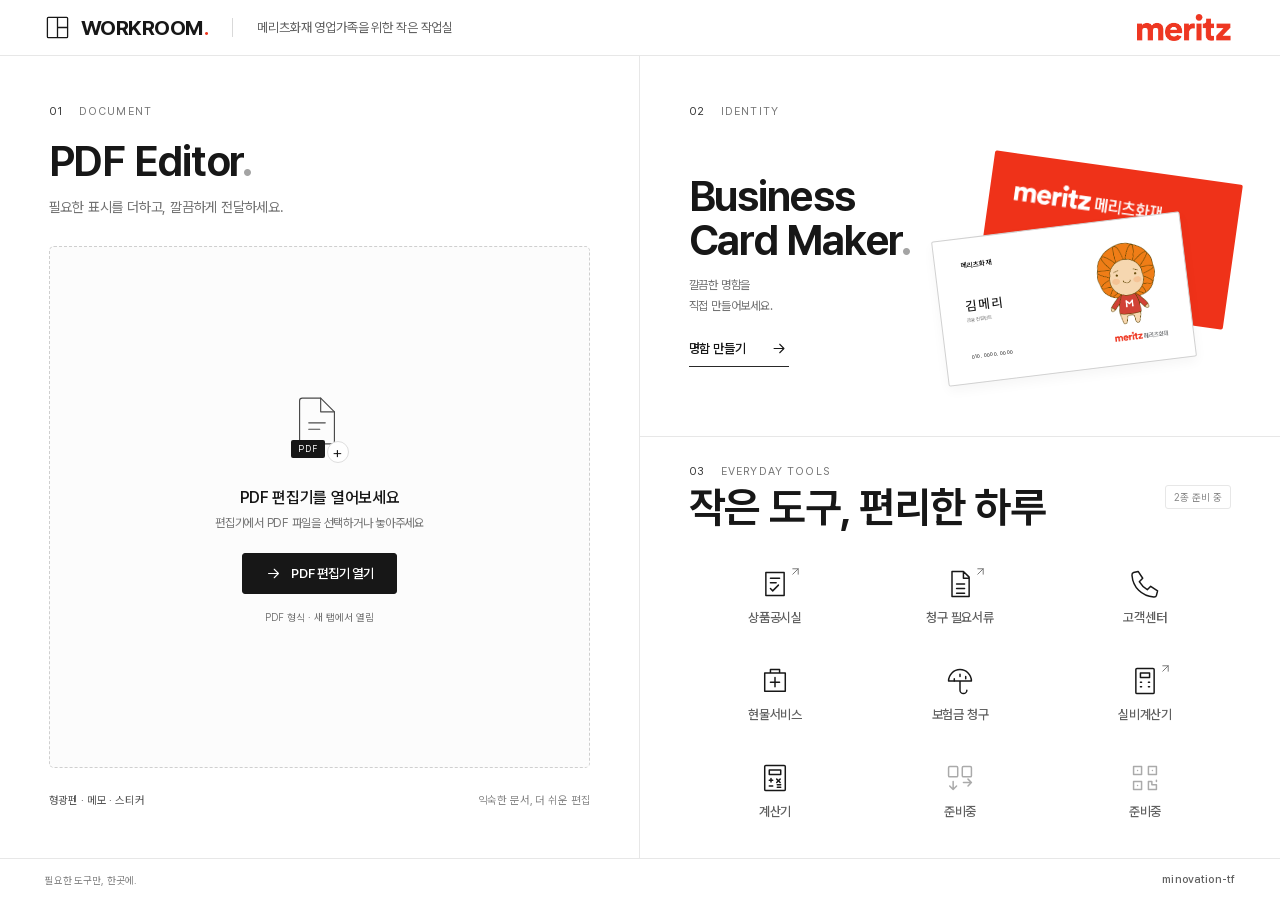
<file: index.html>
<!doctype html>
<html lang="ko">
<head>
  <meta charset="utf-8">
  <meta name="viewport" content="width=device-width, initial-scale=1">
  <meta name="theme-color" content="#ffffff">
  <meta name="description" content="메리츠화재 영업가족을 위한 작은 작업실. PDF 편집과 명함 제작, 필요한 업무 도구를 한곳에서.">
  <title>WORKROOM — PDF & 명함</title>
  <link rel="icon" href="data:image/svg+xml,%3Csvg xmlns='http://www.w3.org/2000/svg' viewBox='0 0 32 32'%3E%3Crect width='32' height='32' rx='6' fill='%23171717'/%3E%3Cpath d='M8 9v14h16V9H8Zm8 0v14m0-7h8' stroke='white' fill='none' stroke-width='1.5'/%3E%3C/svg%3E">
  <link rel="preload" href="assets/fonts/WorkroomSans.woff2?v=20261025-calculators" as="font" type="font/woff2" crossorigin>
  <link rel="stylesheet" href="assets/home.css?v=20261025-calculators">
  <script src="assets/home-config.js" defer></script>
  <script src="assets/home.js?v=20261016-home-ars" defer></script>
  <link rel="stylesheet" href="assets/calculators.css?v=20261025-fixed">
  <script src="assets/calculator-core.js?v=20261025" defer></script>
  <script src="assets/calculators.js?v=20261025" defer></script>
</head>
<body>
  <svg class="icon-library" xmlns="http://www.w3.org/2000/svg" aria-hidden="true">
    <symbol id="icon-utilities" viewBox="0 0 28 28"><rect x="5" y="3" width="18" height="22" rx="1"/><path d="M9 7h10v4H9zM9 16h3m-1.5-1.5v3m5-2.5 3 3m0-3-3 3M9 21h3m4-1h3m-3 2h3"/></symbol>
    <symbol id="icon-external" viewBox="0 0 24 24"><path d="M7 17 17 7M7 7h10v10"/></symbol>
    <symbol id="icon-arrow" viewBox="0 0 24 24"><path d="M5 12h14m-6-6 6 6-6 6"/></symbol>
    <symbol id="icon-file" viewBox="0 0 48 56"><path d="M28 3H8a3 3 0 0 0-3 3v44a3 3 0 0 0 3 3h32a3 3 0 0 0 3-3V18L28 3Z"/><path d="M28 3v15h15M15 30h18M15 37h12"/></symbol>
    <symbol id="icon-upload" viewBox="0 0 24 24"><path d="M12 16V4m-4 4 4-4 4 4M5 16v4h14v-4"/></symbol>
    <symbol id="icon-image" viewBox="0 0 28 28"><rect x="4" y="4" width="20" height="20" rx="2"/><circle cx="10" cy="10" r="2"/><path d="m5 22 7-8 4 4 3-3 5 6"/></symbol>
    <symbol id="icon-compress" viewBox="0 0 28 28"><path d="M10 4v6H4m14-6v6h6M10 24v-6H4m14 6v-6h6M4 4l6 6M24 4l-6 6M4 24l6-6m14 6-6-6"/></symbol>
    <symbol id="icon-qr" viewBox="0 0 28 28"><path d="M4 4h7v7H4zm13 0h7v7h-7zM4 17h7v7H4zm13 0h3v3h4v4h-7v-7Zm7-1v1M7.5 7.5h0m13 0h0m-13 13h0"/></symbol>
    <symbol id="icon-pages" viewBox="0 0 28 28"><rect x="4" y="4" width="8" height="9" rx="1"/><rect x="16" y="4" width="8" height="9" rx="1"/><path d="M8 17v7m-3-3 3 3 3-3m6-3h7m-3-3 3 3-3 3"/></symbol>
    <symbol id="icon-disclosure" viewBox="0 0 28 28"><path d="M6 4h16v20H6zM10 9h8m-8 4h5m-5 5 2 2 5-5"/></symbol>
    <symbol id="icon-claim-docs" viewBox="0 0 28 28"><path d="M7 3h10l5 5v17H7zM17 3v6h5M11 14h7m-7 4h7m-7 4h7"/></symbol>
    <symbol id="icon-phone" viewBox="0 0 28 28"><path d="m8 3 4 6-3 3a20 20 0 0 0 7 7l3-3 6 4-1 4c-.3 1-1.2 1.5-2.3 1.4C11 24.5 3.5 17 2.6 6.3 2.5 5.2 3 4.3 4 4l4-1Z"/></symbol>
    <symbol id="icon-service" viewBox="0 0 28 28"><path d="M5 7h18v16H5zM10 7V4h8v3m-4 4v8m-4-4h8"/></symbol>
    <symbol id="icon-insurance" viewBox="0 0 28 28"><path d="M4 14a10 10 0 0 1 20 0H4Zm10 0v8a3 3 0 0 0 6 0"/><path d="M14 8v2m-5 2v2m10-4v2"/></symbol>
    <symbol id="icon-copy" viewBox="0 0 24 24"><rect x="8" y="8" width="12" height="12" rx="2"/><path d="M16 8V5a1 1 0 0 0-1-1H5a1 1 0 0 0-1 1v10a1 1 0 0 0 1 1h3"/></symbol>
    <symbol id="icon-close" viewBox="0 0 24 24"><path d="m6 6 12 12M18 6 6 18"/></symbol>
    <symbol id="icon-download" viewBox="0 0 24 24"><path d="M12 3v12m-5-5 5 5 5-5M4 18v3h16v-3"/></symbol>
    <symbol id="icon-care" viewBox="0 0 28 28"><path d="M5 15a9 9 0 1 1 18 0v6H5zM5 16H3v5h4m16-5h2v5h-4m-10-1a3 3 0 0 0 6 0v-2h-6z"/></symbol>
    <symbol id="icon-health" viewBox="0 0 28 28"><path d="M4 5h20v18H4zM14 9v10m-5-5h10"/></symbol>
    <symbol id="icon-calculator" viewBox="0 0 28 28"><rect x="6" y="3" width="16" height="22" rx="1"/><path d="M10 7h8v4h-8zM10 15h1m6 0h1m-8 4h1m6 0h1"/></symbol>
  </svg>

  <header class="site-header">
    <div class="brand" aria-label="워크룸">
      <svg class="brand-mark" viewBox="0 0 26 26" fill="none" aria-hidden="true"><rect x="2.5" y="2.5" width="21" height="21" rx="1"/><path d="M13 3v20m0-10h10"/></svg>
      <span>WORKROOM<span class="brand-period">.</span></span>
    </div>
    <p class="header-description">메리츠화재 영업가족을 위한 작은 작업실</p>
    <span class="meritz-ci"><img src="assets/meritz-ci.png" alt="메리츠화재" width="1190" height="178"></span>
  </header>

  <main class="workspace" id="main">
    <section class="pdf-panel" aria-labelledby="pdf-title">
      <p class="section-index"><span>01</span> DOCUMENT</p>
      <div class="pdf-intro">
        <h1 id="pdf-title">PDF Editor<span class="title-period">.</span></h1>
        <p class="section-description">필요한 표시를 더하고, 깔끔하게 전달하세요.</p>
      </div>

      <div class="dropzone" role="group" aria-label="PDF 편집기 열기" aria-describedby="pdf-description">
        <div class="document-illustration" aria-hidden="true">
          <svg class="file-icon"><use href="#icon-file"/></svg>
          <span class="file-format">PDF</span>
          <span class="document-plus">+</span>
        </div>
        <p class="dropzone-title">PDF 편집기를 열어보세요</p>
        <p class="dropzone-description" id="pdf-description">편집기에서 PDF 파일을 선택하거나 놓아주세요</p>
        <a class="button button-dark" id="open-pdf" href="https://minovation-tf.github.io/pdf-editor/" target="_blank" rel="noopener noreferrer" aria-label="PDF 편집기 열기 (새 탭)">
          <svg class="icon" aria-hidden="true"><use href="#icon-arrow"/></svg>
          PDF 편집기 열기
        </a>
        <p class="file-status">PDF 형식 · 새 탭에서 열림</p>
      </div>

      <div class="panel-footnote">
        <span>형광펜 · 메모 · 스티커</span>
        <span class="muted">익숙한 문서, 더 쉬운 편집</span>
      </div>
    </section>

    <div class="right-panel">
      <section class="business-panel" aria-labelledby="business-title">
        <p class="section-index"><span>02</span> IDENTITY</p>
        <div class="business-content">
          <div class="business-copy">
            <h2 id="business-title">Business<br>Card Maker<span class="title-period">.</span></h2>
            <p class="section-description">깔끔한 명함을<br class="desktop-break"> 직접 만들어보세요.</p>
            <a class="button button-link" id="open-namecard" href="https://minovation-tf.github.io/namecard-maker/" target="_blank" rel="noopener noreferrer" aria-label="명함 만들기 (새 탭)">
              명함 만들기 <svg class="icon" aria-hidden="true"><use href="#icon-arrow"/></svg>
            </a>
          </div>
          <div class="card-preview" aria-label="걱정인형 메리가 함께 있는 김메리의 메리츠 명함 앞면과 뒷면 예시" role="img">
            <div class="business-card card-back"><img src="assets/meritz-ci.png" alt=""></div>
            <div class="business-card card-front">
              <span class="card-brand">메리츠화재</span>
              <div class="card-person"><strong>김메리</strong><span>금융 컨설턴트</span></div>
              <img class="card-merry" src="assets/merry.png" alt="" width="1305" height="1800">
              <div class="card-bottom"><span>010. 0000. 0000</span><img class="card-ci" src="assets/meritz-ci.png" alt=""></div>
            </div>
          </div>
        </div>
      </section>

      <section class="tools-panel" aria-labelledby="tools-title">
        <div class="tools-heading">
          <div><p class="section-index"><span>03</span> EVERYDAY TOOLS</p><h2 id="tools-title">작은 도구, 편리한 하루</h2></div>
          <span class="coming-soon">2종 준비 중</span>
        </div>
        <div class="tool-grid" aria-label="업무 도구">
          <a class="tool" href="https://www.meritzfire.com/disclosure/product-announcement/product-list.do#!/" target="_blank" rel="noopener noreferrer" aria-label="상품공시실 (새 탭)"><span class="tool-symbol" aria-hidden="true"><svg><use href="#icon-disclosure"/></svg><svg class="external-mark"><use href="#icon-external"/></svg></span><span>상품공시실</span></a>
          <a class="tool" href="https://www.meritzfire.com/compensation/longterm-insurance/request-document.do#!/" target="_blank" rel="noopener noreferrer" aria-label="청구 필요서류 (새 탭)"><span class="tool-symbol" aria-hidden="true"><svg><use href="#icon-claim-docs"/></svg><svg class="external-mark"><use href="#icon-external"/></svg></span><span>청구 필요서류</span></a>
          <button class="tool" type="button" data-modal-open="customer-modal"><svg aria-hidden="true"><use href="#icon-phone"/></svg><span>고객센터</span></button>
          <button class="tool" type="button" data-modal-open="service-modal"><svg aria-hidden="true"><use href="#icon-service"/></svg><span>현물서비스</span></button>
          <button class="tool" type="button" data-modal-open="claim-modal"><svg aria-hidden="true"><use href="#icon-insurance"/></svg><span>보험금 청구</span></button>
          <a class="tool" id="open-silson" href="silson-calculator.html?v=20261025-inputs" target="_blank" rel="noopener noreferrer" aria-label="실비계산기 열기 (새 탭)"><span class="tool-symbol" aria-hidden="true"><svg><use href="#icon-calculator"/></svg><svg class="external-mark"><use href="#icon-external"/></svg></span><span>실비계산기</span></a>
          <button class="tool" id="open-calculators" type="button" data-modal-open="calculator-modal" aria-haspopup="dialog"><svg aria-hidden="true"><use href="#icon-utilities"/></svg><span>계산기</span></button>
          <button class="tool tool-pending" type="button" disabled><svg aria-hidden="true"><use href="#icon-pages"/></svg><span>준비중</span></button>
          <button class="tool tool-pending" type="button" disabled><svg aria-hidden="true"><use href="#icon-qr"/></svg><span>준비중</span></button>
        </div>
      </section>
    </div>
  </main>

  <dialog class="modal calculator-modal" id="calculator-modal" aria-labelledby="calculator-title">
    <div class="modal-header"><div><p class="modal-eyebrow">EVERYDAY TOOLS</p><h2 id="calculator-title">계산기</h2></div><button class="modal-close" type="button" data-modal-close aria-label="계산기 닫기"><svg class="icon" aria-hidden="true"><use href="#icon-close"/></svg></button></div>
    <div class="modal-feedback" role="status" aria-live="polite" hidden></div>
    <div class="calculator-tabs" role="tablist" aria-label="계산기 종류">
      <button id="calc-tab-age" type="button" role="tab" aria-controls="calc-panel-age" aria-selected="true" tabindex="0" data-calc-tab="age" autofocus>나이</button>
      <button id="calc-tab-pregnancy" type="button" role="tab" aria-controls="calc-panel-pregnancy" aria-selected="false" tabindex="-1" data-calc-tab="pregnancy">임신주수</button>
      <button id="calc-tab-dates" type="button" role="tab" aria-controls="calc-panel-dates" aria-selected="false" tabindex="-1" data-calc-tab="dates">날짜</button>
      <button id="calc-tab-prorate" type="button" role="tab" aria-controls="calc-panel-prorate" aria-selected="false" tabindex="-1" data-calc-tab="prorate">일할계산</button>
    </div>
    <div class="modal-body calculator-panels">
      <section class="calc-panel" id="calc-panel-age" role="tabpanel" aria-labelledby="calc-tab-age">
        <p class="calc-intro">생년월일 하나로 보험나이와 현재나이, 만나이를 확인하세요.</p>
        <form id="calc-age-form" novalidate>
          <div class="calc-fields"><label>생년월일<input id="calc-birth" type="text" inputmode="numeric" autocomplete="off" maxlength="10" placeholder="예: 19900101" aria-describedby="calc-birth-hint"><small id="calc-birth-hint">양력 · 8자리 또는 YYYY-MM-DD</small></label><label>기준일<span class="calc-date-control"><input id="calc-age-date" type="date" min="0001-01-01" max="9999-12-31" data-calc-today><button type="button" data-today-for="calc-age-date">오늘</button></span></label></div>
          <p class="calc-error" id="calc-age-error" role="alert" hidden></p>
          <div class="calc-results calc-age-results" aria-live="polite" aria-atomic="true"><div class="calc-stat is-primary"><span>보험나이</span><strong id="calc-insurance-age">—</strong><small>신규 가입 기준</small></div><div class="calc-stat"><span>현재나이</span><strong id="calc-counting-age">—</strong><small>세는나이</small></div><div class="calc-stat"><span>만나이</span><strong id="calc-full-age">—</strong><small>생일 기준</small></div></div>
          <p class="calc-detail" id="calc-age-detail">생년월일을 입력하면 자동으로 계산됩니다.</p>
        </form>
        <details class="calc-rules"><summary>나이 계산 기준</summary><p>보험나이는 기준일의 만나이에 6개월 이상의 끝수가 있으면 1세를 더합니다. 이미 가입한 계약은 계약해당일 기준으로 달라질 수 있습니다. 현재나이는 ‘기준연도 − 출생연도 + 1’인 세는나이입니다.</p><p>윤일·월말에 같은 날짜가 없으면 해당 월 말일이 끝난 다음 날부터 나이가 바뀌는 달력 기준입니다. 해당 시점의 보험나이는 청약 화면에서도 확인하세요.</p><a href="https://cmdown.meritzfire.com/manager/cm/yak/60952_20170701.pdf" target="_blank" rel="noopener noreferrer">메리츠화재 약관 · 보험나이 기준 ↗</a></details>
      </section>
      <section class="calc-panel" id="calc-panel-pregnancy" role="tabpanel" aria-labelledby="calc-tab-pregnancy" hidden>
        <p class="calc-intro">병원에서 안내받은 출생예정일로 몇 주 며칠인지 확인하세요.</p>
        <form id="calc-pregnancy-form" novalidate>
          <div class="calc-fields"><label>출생예정일<input id="calc-due" type="date" min="0001-01-01" max="9999-12-31"></label><label>기준일<span class="calc-date-control"><input id="calc-pregnancy-date" type="date" min="0001-01-01" max="9999-12-31" data-calc-today><button type="button" data-today-for="calc-pregnancy-date">오늘</button></span></label></div>
          <p class="calc-error" id="calc-pregnancy-error" role="alert" hidden></p>
          <div class="calc-results" aria-live="polite" aria-atomic="true"><div class="calc-stat is-primary calc-wide"><span>임신주수</span><strong id="calc-pregnancy-weeks">—</strong><small id="calc-pregnancy-days">예정일을 입력해주세요</small></div><div class="calc-stat"><span>예정일까지</span><strong id="calc-due-countdown">—</strong><small id="calc-pregnancy-reference">기준일 기준</small></div></div>
          <p class="calc-detail" id="calc-pregnancy-detail">출생예정일을 40주 0일로 놓고 역산합니다.</p>
        </form>
        <details class="calc-rules"><summary>임신주수 계산 기준</summary><p>예정일을 임신 40주 0일(280일)로 놓아 계산한 참고 주수입니다. 의료진이 정한 주수와 예정일이 우선하며, 출산 후에는 임신주수로 사용하지 않습니다. 상품별 태아보험 가입 가능 여부를 판정하는 기능은 아닙니다.</p><a href="https://www.wanju.go.kr/health/index.9is?contentUid=ff808081898ba9ba018a216a94bc0642" target="_blank" rel="noopener noreferrer">보건소 · 출산예정일 계산 기준 ↗</a></details>
      </section>
      <section class="calc-panel" id="calc-panel-dates" role="tabpanel" aria-labelledby="calc-tab-dates" hidden>
        <form id="calc-dates-form" novalidate>
          <div class="calc-section"><h3>두 날짜 사이</h3><div class="calc-fields"><label>시작일<input id="calc-range-start" type="date" min="0001-01-01" max="9999-12-31"></label><label>종료일<input id="calc-range-end" type="date" min="0001-01-01" max="9999-12-31"></label></div><label class="calc-check"><input id="calc-range-inclusive" type="checkbox">시작일도 포함하기 <span>종료일은 포함</span></label><p class="calc-error" id="calc-range-error" role="alert" hidden></p><div class="calc-inline-result" aria-live="polite"><strong id="calc-range-result">—</strong><span id="calc-range-detail"></span></div></div>
          <div class="calc-section"><h3>며칠 후·전 날짜</h3><div class="calc-fields"><label>기준일<span class="calc-date-control"><input id="calc-offset-date" type="date" min="0001-01-01" max="9999-12-31" data-calc-today><button type="button" data-today-for="calc-offset-date">오늘</button></span></label><label>일수<span class="calc-offset-control"><input id="calc-offset-days" type="number" min="0" max="3000000" step="1" value="90" inputmode="numeric"><select id="calc-offset-direction" aria-label="날짜 계산 방향"><option value="after">일 후</option><option value="before">일 전</option></select></span></label></div><label class="calc-check"><input id="calc-offset-inclusive" type="checkbox">기준일을 1일째로 계산하기</label><div class="calc-presets" aria-label="빠른 일수 선택"><button type="button" data-calc-days="30">30일</button><button type="button" data-calc-days="90">90일</button><button type="button" data-calc-days="180">180일</button><button type="button" data-calc-days="365">365일</button></div><p class="calc-error" id="calc-offset-error" role="alert" hidden></p><div class="calc-inline-result" aria-live="polite"><strong id="calc-offset-result">—</strong><span id="calc-offset-detail"></span></div></div>
        </form><p class="calc-note">달력 날짜만 계산합니다. 면책·감액기간이나 보장개시일은 해당 약관의 일수·초일 기준으로 확인하세요.</p>
      </section>
      <section class="calc-panel" id="calc-panel-prorate" role="tabpanel" aria-labelledby="calc-tab-prorate" hidden>
        <p class="calc-intro">전체 기간의 금액을 선택한 기간의 일수에 비례해 나눕니다.</p>
        <form id="calc-prorate-form" novalidate>
          <div class="calc-fields"><label class="calc-full">전체 기간 금액<span class="calc-money"><input id="calc-prorate-amount" type="text" inputmode="numeric" autocomplete="off" placeholder="예: 365,000"><span>원</span></span></label><label>전체 기간 시작<input id="calc-whole-start" type="date" min="0001-01-01" max="9999-12-31"></label><label>전체 기간 종료<input id="calc-whole-end" type="date" min="0001-01-01" max="9999-12-31"></label><label>일할 기간 시작<input id="calc-used-start" type="date" min="0001-01-01" max="9999-12-31"></label><label>일할 기간 종료<input id="calc-used-end" type="date" min="0001-01-01" max="9999-12-31"></label><label>일수 계산<select id="calc-prorate-inclusive"><option value="exclude">시작일 제외 · 종료일 포함</option><option value="include">시작일·종료일 모두 포함</option></select></label><label>원 미만 처리<select id="calc-prorate-rounding"><option value="floor">버림</option><option value="round">반올림</option><option value="ceil">올림</option></select></label></div>
          <p class="calc-error" id="calc-prorate-error" role="alert" hidden></p><div class="calc-results" aria-live="polite" aria-atomic="true"><div class="calc-stat is-primary calc-full"><span>일할계산 금액</span><strong id="calc-prorate-result">—</strong><small id="calc-prorate-formula">금액을 입력하면 자동으로 계산됩니다.</small></div></div><p class="calc-detail" id="calc-prorate-detail"></p>
        </form><p class="calc-note">단순 일수 비례 계산입니다. 실제 보험료 정산·해지환급금은 약관의 단기요율 등에 따라 달라질 수 있습니다.</p>
      </section>
    </div>
    <div class="calculator-footer"><div class="calculator-summary"><strong id="calculator-footer-result" aria-live="polite">결과 대기</strong><span>입력 정보는 이 창에서만 계산합니다.</span></div><button id="calculator-copy" type="button" data-copy="" disabled><svg class="icon" aria-hidden="true"><use href="#icon-copy"/></svg>결과 복사</button></div>
  </dialog>

  <dialog class="modal" id="customer-modal" aria-labelledby="customer-title">
    <div class="modal-header"><div><p class="modal-eyebrow">MERITZ FIRE</p><h2 id="customer-title">고객센터</h2></div><button class="modal-close" type="button" data-modal-close aria-label="팝업 닫기"><svg class="icon" aria-hidden="true"><use href="#icon-close"/></svg></button></div>
    <div class="modal-feedback" role="status" aria-live="polite" hidden></div>
    <div class="modal-body">
      <div class="customer-primary"><div><span class="modal-label">고객센터 단축번호</span><a class="primary-phone" href="tel:15667711">1566-7711</a></div><div class="inline-actions"><a class="text-action" href="https://www.meritzfire.com/footer/ARS.do#!/" target="_blank" rel="noopener noreferrer">공식 안내 <span aria-hidden="true">↗</span></a></div></div>
      <div class="ars-options" aria-label="ARS 안내">
        <button class="ars-option" type="button" data-modal-open="voice-ars-modal" aria-haspopup="dialog"><span class="modal-eyebrow">VOICE ARS</span><strong>음성 ARS</strong><span class="ars-option-description">번호별 메뉴와 상담사 연결 안내</span><svg class="icon" aria-hidden="true"><use href="#icon-arrow"/></svg></button>
        <button class="ars-option" type="button" data-modal-open="digital-ars-modal" aria-haspopup="dialog"><span class="modal-eyebrow">DIGITAL ARS</span><strong>디지털 ARS</strong><span class="ars-option-description">화면 메뉴와 서비스 안내</span><svg class="icon" aria-hidden="true"><use href="#icon-arrow"/></svg></button>
      </div>
      <p class="modal-section-title">자주 찾는 연락처</p>
      <div class="contact-list">
        <div class="contact-row"><span>해외 거주자</span><a href="tel:+82261120300">82-2-6112-0300</a><button class="icon-copy" type="button" data-copy="82-2-6112-0300" aria-label="해외 거주자 번호 복사"><svg class="icon"><use href="#icon-copy"/></svg></button></div>
        <div class="contact-row"><span>간병인 지원</span><a href="tel:16880090">1688-0090</a><button class="icon-copy" type="button" data-copy="1688-0090" aria-label="간병인 지원 번호 복사"><svg class="icon"><use href="#icon-copy"/></svg></button></div>
        <div class="contact-row"><span>전산 헬프데스크</span><a href="tel:0237862777">02-3786-2777</a><button class="icon-copy" type="button" data-copy="02-3786-2777" aria-label="전산 헬프데스크 번호 복사"><svg class="icon"><use href="#icon-copy"/></svg></button></div>
        <div class="contact-row"><span>자동차 사고 접수</span><a href="tel:15664982">1566-4982</a><button class="icon-copy" type="button" data-copy="1566-4982" aria-label="자동차 사고 접수 번호 복사"><svg class="icon"><use href="#icon-copy"/></svg></button></div>
        <div class="contact-row"><span>상조 서비스</span><a href="tel:16880090">1688-0090</a><button class="icon-copy" type="button" data-copy="1688-0090" aria-label="상조 서비스 번호 복사"><svg class="icon"><use href="#icon-copy"/></svg></button></div>
        <div class="contact-row"><span>인콜 모니터링</span><a href="tel:15777711">1577-7711</a><a class="row-link" href="https://www.meritzfire.com/customer-center/complete-sales-monitoring.do" target="_blank" rel="noopener noreferrer">안내 <span aria-hidden="true">↗</span></a><button class="icon-copy" type="button" data-copy="https://www.meritzfire.com/customer-center/complete-sales-monitoring.do" aria-label="인콜 모니터링 안내 주소 복사"><svg class="icon"><use href="#icon-copy"/></svg></button></div>
      </div>
    </div>
  </dialog>

  <dialog class="modal ars-modal voice-ars" id="voice-ars-modal" aria-labelledby="voice-ars-title">
    <div class="modal-header"><div><p class="modal-eyebrow">MERITZ FIRE · ARS GUIDE</p><h2 id="voice-ars-title" tabindex="-1" autofocus>음성 ARS</h2></div><button class="modal-close" type="button" data-modal-close aria-label="고객센터로 돌아가기"><svg class="icon" aria-hidden="true"><use href="#icon-close"/></svg></button></div>
    <div class="modal-feedback" role="status" aria-live="polite" aria-atomic="true" hidden></div>
    <div class="modal-body">
      <div class="ars-context"><a href="tel:15667711">1566-7711</a><span>메리츠화재 고객센터</span></div>
      <p class="modal-intro">번호별 메뉴를 펼친 뒤 원하는 업무를 선택하세요. 전화번호와 누를 번호 순서를 복사해 보낼 수 있습니다.</p>
      <div class="ars-menu" aria-label="음성 ARS 번호별 메뉴">
        <div class="ars-menu-item ars-menu-row" data-ars-key="1"><span class="ars-key">1</span><span class="ars-menu-title">자동차 사고접수</span></div>
        <div class="ars-menu-item ars-menu-row" data-ars-key="2"><span class="ars-key">2</span><span class="ars-menu-title">자동차고장 긴급출동</span></div>
        <details class="ars-menu-item" data-ars-key="3"><summary><span class="ars-key">3</span><span class="ars-menu-title">보험료 납입 및 납입 방법 변경</span></summary><ul class="ars-submenu"><li><span class="ars-subkey">1</span><div>모바일을 통한 보험료납입, 계좌/카드 변경</div></li><li><span class="ars-subkey">2</span><div>보험료납입</div></li><li><span class="ars-subkey">3</span><div>보험료 납입 방법 변경</div></li></ul></details>
        <details class="ars-menu-item" data-ars-key="4"><summary><span class="ars-key">4</span><span class="ars-menu-title">계약조회, 변경, 해지</span></summary><ul class="ars-submenu"><li><span class="ars-subkey">1</span><div>자동차보험 계약조회, 변경, 해지</div></li><li><span class="ars-subkey">2</span><div>질병,상해,운전자보험 해지 및 환급금 문의</div></li><li><span class="ars-subkey">3</span><div>질병,상해,운전자보험 계약조회, 변경 문의</div></li></ul></details>
        <details class="ars-menu-item" data-ars-key="5"><summary><span class="ars-key">5</span><span class="ars-menu-title">보험금 신청방법 및 서류안내</span></summary><ul class="ars-submenu"><li><span class="ars-subkey">1</span><div>모바일을 통한 보험금 청구, 진행결과조회, 보상담당자 확인</div></li><li><span class="ars-subkey">2</span><div>보험금 청구방법 및 제출서류 문의</div></li><li><span class="ars-subkey">3</span><div>보험금신청서 양식 팩스 발송</div></li><li><span class="ars-subkey">4</span><div>팩스 발송 후 서류 도착여부 확인</div></li><li><span class="ars-subkey">5</span><div>백내장 수술 보험금 청구 문의</div></li><li><span class="ars-subkey">6</span><div>연말정산용 실손의료비 지급내역서 팩스 발송</div></li><li><span class="ars-subkey">0</span><div>기타 보험금청구 관련 문의 상담사 연결</div></li></ul></details>
        <details class="ars-menu-item" data-ars-key="6"><summary><span class="ars-key">6</span><span class="ars-menu-title">보험계약대출</span></summary><ul class="ars-submenu"><li><span class="ars-subkey">1</span><div>모바일을 통한 보험계약대출 신청 및 상환</div></li><li><span class="ars-subkey">2</span><div>보험계약대출 가능액 조회</div></li><li><span class="ars-subkey">3</span><div>보험계약대출 신청</div></li><li><span class="ars-subkey">4</span><div>보험계약대출 상환</div></li><li><span class="ars-subkey">0</span><div>기타 대출관련 문의</div></li></ul></details>
        <details class="ars-menu-item" data-ars-key="7"><summary><span class="ars-key">7</span><span class="ars-menu-title">보험증권 및 증명서 발급</span></summary><ul class="ars-submenu"><li><span class="ars-subkey">1</span><div>모바일을 통한 보험증권 및 증명서 발급</div></li><li><span class="ars-subkey">2</span><div>질병/상해 보험증권</div></li><li><span class="ars-subkey">3</span><div>해지 영수증</div></li><li><span class="ars-subkey">4</span><div>보험료 납입내역서</div></li><li><span class="ars-subkey">5</span><div>보험료 지급내역서</div></li><li><span class="ars-subkey">6</span><div>자동차보험 증권 및 가입증명서</div></li><li><span class="ars-subkey">7</span><div>소득공제용 납입증명서 팩스 발송</div></li><li><span class="ars-subkey">8</span><div>연말정산용 실손의료비 지급내역서 팩스 발송</div></li><li><span class="ars-subkey">0</span><div>기타증명서 발급</div></li></ul></details>
        <details class="ars-menu-item" data-ars-key="8"><summary><span class="ars-key">8</span><span class="ars-menu-title">새로운 보험가입 문의 및 ARS 이용요금</span></summary><ul class="ars-submenu"><li><span class="ars-subkey">1</span><div>건강, 암, 운전자, 어린이, 의료실비 보험, 신규가입 상담</div></li><li><span class="ars-subkey">2</span><div>자동차보험 가입 문의</div></li><li><span class="ars-subkey">3</span><div>ARS 이용요금 안내</div></li><li><span class="ars-subkey">0</span><div>상담사 연결</div></li></ul></details>
        <details class="ars-menu-item" data-ars-key="0"><summary><span class="ars-key">0</span><span class="ars-menu-title">상담사 연결</span></summary><ul class="ars-submenu"><li><span class="ars-subkey">1</span><div>자동차 사고접수</div></li><li><span class="ars-subkey">2</span><div>질병 및 상해보험 사고접수<ul class="ars-submenu"><li><span class="ars-subkey">1</span><div>보험금 청구방법 및 제출서류 문의</div></li><li><span class="ars-subkey">2</span><div>보험금 신청을 위한 구비서류 문자안내</div></li><li><span class="ars-subkey">3</span><div>팩스 발송 후 서류 도착여부 확인</div></li></ul></div></li><li><span class="ars-subkey">3</span><div>보험료 납입, 계약조회, 변경 및 해지<ul class="ars-submenu"><li><span class="ars-subkey">1</span><div>자동차보험 계약조회, 변경, 해지</div></li><li><span class="ars-subkey">2</span><div>보험료 납입</div></li><li><span class="ars-subkey">3</span><div>보험료 납입방법 변경</div></li><li><span class="ars-subkey">4</span><div>보험 해지 및 환급금 문의</div></li><li><span class="ars-subkey">5</span><div>계약조회, 변경 문의</div></li></ul></div></li></ul></details>
      </div>
      <button class="ars-back" type="button" data-modal-close>← 고객센터로 돌아가기</button>
    </div>
    <section class="ars-selection" aria-labelledby="ars-selection-title">
      <div class="ars-selection-heading"><h3 id="ars-selection-title">고객에게 보낼 진행 순서</h3><button class="ars-guide-copy" id="copy-ars-guide" type="button" data-copy="" hidden><svg class="icon" aria-hidden="true"><use href="#icon-copy"/></svg>진행 순서 복사</button></div>
      <p id="ars-selected-guide" aria-live="polite">위에서 원하는 업무를 선택하면 안내 문구가 여기에 표시됩니다.</p>
    </section>
  </dialog>

  <dialog class="modal ars-modal digital-ars" id="digital-ars-modal" aria-labelledby="digital-ars-title">
    <div class="modal-header"><div><p class="modal-eyebrow">MERITZ FIRE · ARS GUIDE</p><h2 id="digital-ars-title" tabindex="-1" autofocus>디지털 ARS</h2></div><button class="modal-close" type="button" data-modal-close aria-label="고객센터로 돌아가기"><svg class="icon" aria-hidden="true"><use href="#icon-close"/></svg></button></div>
    <div class="modal-feedback" role="status" aria-live="polite" aria-atomic="true" hidden></div>
    <div class="modal-body">
      <div class="ars-context"><a href="tel:15667711">1566-7711</a><span>메리츠화재 고객센터</span></div>
      <p class="modal-intro">이미지의 번호와 같은 서비스 안내를 옆에서 확인하세요. +가 있는 메뉴를 누르면 세부 서비스가 펼쳐집니다.</p>
      <div class="digital-guide">
        <figure class="ars-screen"><div class="ars-screen-map"><img src="assets/ars/digital-ars.png" width="762" height="1536" alt="메리츠화재 디지털 ARS 화면 예시. 옆의 번호별 목록에서 각 메뉴의 서비스를 확인할 수 있습니다."><div class="ars-screen-markers" aria-hidden="true"><span style="--x:12%;--y:19%">1</span><span style="--x:56%;--y:19%">2</span><span style="--x:12%;--y:27.5%">3</span><span style="--x:39%;--y:27.5%">4</span><span style="--x:66%;--y:27.5%">5</span><span style="--x:12%;--y:41.5%">6</span><span style="--x:39%;--y:41.5%">7</span><span style="--x:66%;--y:41.5%">8</span><span style="--x:12%;--y:55.5%">9</span><span style="--x:39%;--y:55.5%">10</span><span style="--x:66%;--y:55.5%">11</span><span style="--x:12%;--y:71.5%">12</span><span style="--x:39%;--y:71.5%">13</span><span style="--x:66%;--y:71.5%">14</span></div></div><figcaption>번호는 화면 설명용이며, 전화 단축번호가 아닙니다.</figcaption></figure>
        <div class="digital-services"><h3 class="digital-services-title">화면 속 번호별 서비스</h3>
      <div class="ars-menu" aria-label="디지털 ARS 화면 메뉴">
        <div class="ars-menu-item ars-menu-row" data-ars-key="1"><span class="ars-key">1</span><span class="ars-menu-title">자동차 사고접수</span></div>
        <div class="ars-menu-item ars-menu-row" data-ars-key="2"><span class="ars-key">2</span><span class="ars-menu-title">자동차 고장출동</span></div>
        <div class="ars-menu-item ars-menu-row" data-ars-key="3"><span class="ars-key">3</span><span class="ars-menu-title">계약조회</span></div>
        <details class="ars-menu-item" data-ars-key="4"><summary><span class="ars-key">4</span><span class="ars-menu-title">보험금 청구</span></summary><ul class="ars-submenu"><li><div>보험금 청구</div></li><li><div>보험금 청구 현황</div></li><li><div>필요서류 안내</div></li><li><div>간병인 지원 서비스 신청</div></li><li><div>단체보험 보험금 청구</div></li></ul></details>
        <details class="ars-menu-item" data-ars-key="5"><summary><span class="ars-key">5</span><span class="ars-menu-title">보험료 납입</span></summary><ul class="ars-submenu"><li><div>보험료 납입/가상계좌 발급</div></li><li><div>실효계약 부활 신청</div></li></ul></details>
        <details class="ars-menu-item" data-ars-key="6"><summary><span class="ars-key">6</span><span class="ars-menu-title">담당자 찾기/정보 변경</span></summary><ul class="ars-submenu"><li><div>마이페이지</div></li><li><div>내정보변경(주소/연락처)</div></li><li><div>내보험 담당자</div></li><li><div>질병/상해 보상담당자</div></li><li><div>자동차보험 보상담당자</div></li><li><div>알림현황(카카오톡/문자/우편/이메일)</div></li><li><div>고객명 변경</div></li></ul></details>
        <details class="ars-menu-item" data-ars-key="7"><summary><span class="ars-key">7</span><span class="ars-menu-title">환급금 신청</span></summary><ul class="ars-submenu"><li><div>계약해지 신청</div></li><li><div>만기환급금 신청</div></li><li><div>휴면보험금 신청</div></li><li><div>중도인출</div></li><li><div>만기환급금/연금수령 계좌 등록</div></li></ul></details>
        <details class="ars-menu-item" data-ars-key="8"><summary><span class="ars-key">8</span><span class="ars-menu-title">자동이체/카드변경</span></summary><ul class="ars-submenu"><li><div>자동이체 등록/변경/해지</div></li><li><div>카드 변경/해지</div></li></ul></details>
        <details class="ars-menu-item" data-ars-key="9"><summary><span class="ars-key">9</span><span class="ars-menu-title">보험계약대출</span></summary><ul class="ars-submenu"><li><div>보험계약대출 신청</div></li><li><div>대출 이자납입/상환/변경</div></li></ul></details>
        <details class="ars-menu-item" data-ars-key="10"><summary><span class="ars-key">10</span><span class="ars-menu-title">증명서발급</span></summary><ul class="ars-submenu"><li><div>보험증권, 납입내역서 등 발급</div></li></ul></details>
        <details class="ars-menu-item" data-ars-key="11"><summary><span class="ars-key">11</span><span class="ars-menu-title">임시운전특약</span></summary><ul class="ars-submenu"><li><div>임시운전자 특약 가입/조회/취소(미리가입/실시간)</div></li></ul></details>
      </div>
      <h3 class="ars-section-label">로그인하지 않아도 이용할 수 있어요</h3>
      <div class="ars-menu" aria-label="로그인 없이 이용 가능한 메뉴">
        <div class="ars-menu-item ars-menu-row" data-ars-key="12"><span class="ars-key">12</span><span class="ars-menu-title">보상 필요서류 안내</span></div>
        <div class="ars-menu-item ars-menu-row" data-ars-key="13"><span class="ars-key">13</span><span class="ars-menu-title">계약 해지/변경 서류 안내</span></div>
        <div class="ars-menu-item ars-menu-row" data-ars-key="14"><span class="ars-key">14</span><span class="ars-menu-title">신규 보험 가입 문의</span></div>
      </div>
        </div>
      </div>
      <button class="ars-back" type="button" data-modal-close>← 고객센터로 돌아가기</button>
    </div>
  </dialog>

  <dialog class="modal service-modal" id="service-modal" aria-labelledby="service-title">
    <div class="modal-header"><div><p class="modal-eyebrow">MERITZ FIRE</p><h2 id="service-title">현물서비스</h2></div><button class="modal-close" type="button" data-modal-close aria-label="팝업 닫기"><svg class="icon" aria-hidden="true"><use href="#icon-close"/></svg></button></div>
    <div class="modal-feedback" role="status" aria-live="polite" hidden></div>
    <div class="modal-body"><p class="modal-intro">필요한 서비스를 선택해 신청 페이지로 이동하세요.</p><div class="service-grid">
      <a class="service-tile" href="https://www.meritzfire.com/compensation/caregiver-service/request.do#!/" target="_blank" rel="noopener noreferrer"><svg><use href="#icon-care"/></svg><span>간병인 지원 서비스</span><span class="service-arrow" aria-hidden="true">↗</span></a>
      <a class="service-tile" href="https://www.meritzfire.com/health-and-kids/health-support.do#!/" target="_blank" rel="noopener noreferrer"><svg><use href="#icon-health"/></svg><span>건강·어린이 지원 서비스</span><span class="service-arrow" aria-hidden="true">↗</span></a>
    </div></div>
  </dialog>

  <dialog class="modal claim-modal" id="claim-modal" aria-labelledby="claim-title">
    <div class="modal-header"><div><p class="modal-eyebrow">MERITZ FIRE</p><h2 id="claim-title">보험금 청구</h2></div><button class="modal-close" type="button" data-modal-close aria-label="팝업 닫기"><svg class="icon" aria-hidden="true"><use href="#icon-close"/></svg></button></div>
    <div class="modal-feedback" role="status" aria-live="polite" hidden></div>
    <div class="modal-body">
      <p class="modal-intro">접수 방법을 확인하고 청구 서류를 내려받을 수 있습니다.</p>
      <section class="claim-block"><h3 class="modal-section-title">팩스 청구</h3><div class="copy-grid">
        <div class="copy-card"><span class="modal-label">청구 팩스</span><strong>0504-021-3400</strong><button class="icon-copy" type="button" data-copy="0504-021-3400" aria-label="청구 팩스 번호 복사"><svg class="icon"><use href="#icon-copy"/></svg></button></div>
        <div class="copy-card"><span class="modal-label">해외 청구 팩스</span><strong>+82-505-021-3200</strong><button class="icon-copy" type="button" data-copy="+82-505-021-3200" aria-label="해외 청구 팩스 번호 복사"><svg class="icon"><use href="#icon-copy"/></svg></button></div>
      </div></section>
      <section class="claim-block"><h3 class="modal-section-title">우편 청구 주소</h3><div class="copy-grid address-grid">
        <div class="copy-card"><span class="modal-label">공통</span><strong>(14623) 경기도 부천시 원미구 송내대로 80 메리츠화재빌딩 6층 사고접수파트</strong><button class="icon-copy" type="button" data-copy="공통 : (14623) 경기도 부천시 원미구 송내대로 80 메리츠화재빌딩 6층 사고접수파트" aria-label="공통 우편 주소 복사"><svg class="icon"><use href="#icon-copy"/></svg></button></div>
        <div class="copy-card"><span class="modal-label">단체보험</span><strong>(14623) 경기도 부천시 원미구 송내대로 80 메리츠화재빌딩 8층 단체사고접수파트</strong><button class="icon-copy" type="button" data-copy="단체보험 : (14623) 경기도 부천시 원미구 송내대로 80 메리츠화재빌딩 8층 단체사고접수파트" aria-label="단체보험 우편 주소 복사"><svg class="icon"><use href="#icon-copy"/></svg></button></div>
      </div></section>
      <a class="visit-link" href="https://www.meritzfire.com/footer/service-network.do#!/" target="_blank" rel="noopener noreferrer"><span><strong>방문 접수</strong><small>가까운 서비스망 찾기</small></span><span aria-hidden="true">↗</span></a>
      <section class="claim-block downloads-block"><h3 class="modal-section-title">청구 서류 다운로드 <span>PDF 18종</span></h3><div class="download-list">
        <a href="assets/claim-documents/보험금 청구서류 안내장.pdf" download><svg><use href="#icon-download"/></svg><span>보험금 청구서류 안내장</span></a>
        <a href="assets/claim-documents/보험금 청구서(공통).pdf" download><svg><use href="#icon-download"/></svg><span>보험금 청구서(공통)</span></a>
        <a href="assets/claim-documents/보험금 청구서(작성예시).pdf" download><svg><use href="#icon-download"/></svg><span>보험금 청구서(작성예시)</span></a>
        <a href="assets/claim-documents/위임장.pdf" download><svg><use href="#icon-download"/></svg><span>위임장</span></a>
        <a href="assets/claim-documents/실손 접수대행.pdf" download><svg><use href="#icon-download"/></svg><span>실손 접수대행</span></a>
        <a href="assets/claim-documents/실손 연대책임.pdf" download><svg><use href="#icon-download"/></svg><span>실손 연대책임</span></a>
        <a href="assets/claim-documents/치료확인서(치과).pdf" download><svg><use href="#icon-download"/></svg><span>치료확인서(치과)</span></a>
        <a href="assets/claim-documents/재물,배상책임 청구서.pdf" download><svg><use href="#icon-download"/></svg><span>재물,배상책임 청구서</span></a>
        <a href="assets/claim-documents/펫보험 청구서(의료용).pdf" download><svg><use href="#icon-download"/></svg><span>펫보험 청구서(의료용)</span></a>
        <a href="assets/claim-documents/펫보험 청구서(배상책임).pdf" download><svg><use href="#icon-download"/></svg><span>펫보험 청구서(배상책임)</span></a>
        <a href="assets/claim-documents/중증아토피 사고증명서.pdf" download><svg><use href="#icon-download"/></svg><span>중증아토피 사고증명서</span></a>
        <a href="assets/claim-documents/표적항암치료 확인서.pdf" download><svg><use href="#icon-download"/></svg><span>표적항암치료 확인서</span></a>
        <a href="assets/claim-documents/항암호르몬치료 확인서(일반).pdf" download><svg><use href="#icon-download"/></svg><span>항암호르몬치료 확인서(일반)</span></a>
        <a href="assets/claim-documents/항암호르몬치료 확인서(갑상선).pdf" download><svg><use href="#icon-download"/></svg><span>항암호르몬치료 확인서(갑상선)</span></a>
        <a href="assets/claim-documents/폐렴치료 확인서.pdf" download><svg><use href="#icon-download"/></svg><span>폐렴치료 확인서</span></a>
        <a href="assets/claim-documents/사고경위서(배상책임).pdf" download><svg><use href="#icon-download"/></svg><span>사고경위서(배상책임)</span></a>
        <a href="assets/claim-documents/기술소견서(가전수리).pdf" download><svg><use href="#icon-download"/></svg><span>기술소견서(가전수리)</span></a>
        <a href="assets/claim-documents/홀인원 확인서.pdf" download><svg><use href="#icon-download"/></svg><span>홀인원 확인서</span></a>
      </div></section>
    </div>
  </dialog>

  <footer class="site-footer"><span>필요한 도구만, 한곳에.</span><div class="home-visits" id="visitstat" aria-live="polite" title="같은 브라우저에서는 하루 한 번 집계됩니다" hidden></div><span>minovation-tf</span></footer>
  <div class="toast" id="preview-message" role="status" aria-live="polite" aria-atomic="true" hidden></div>
</body>
</html>
</file>
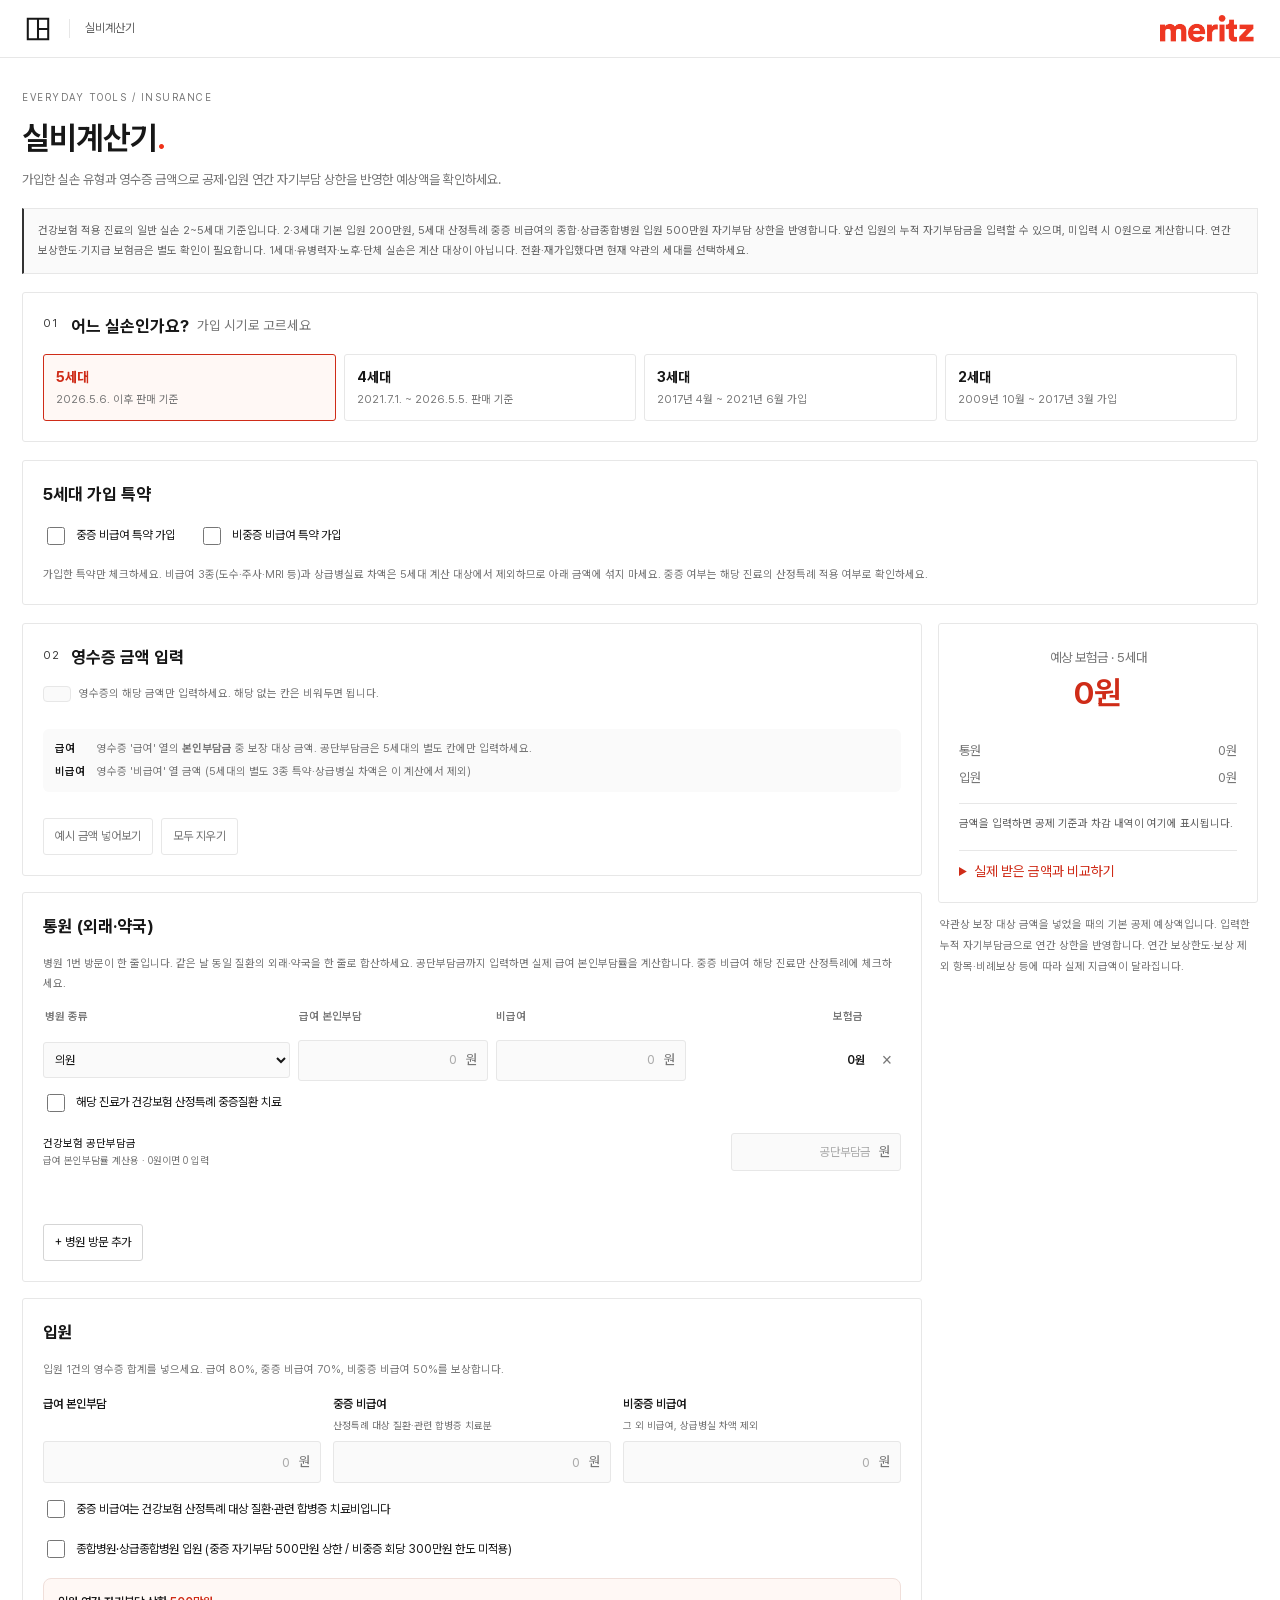
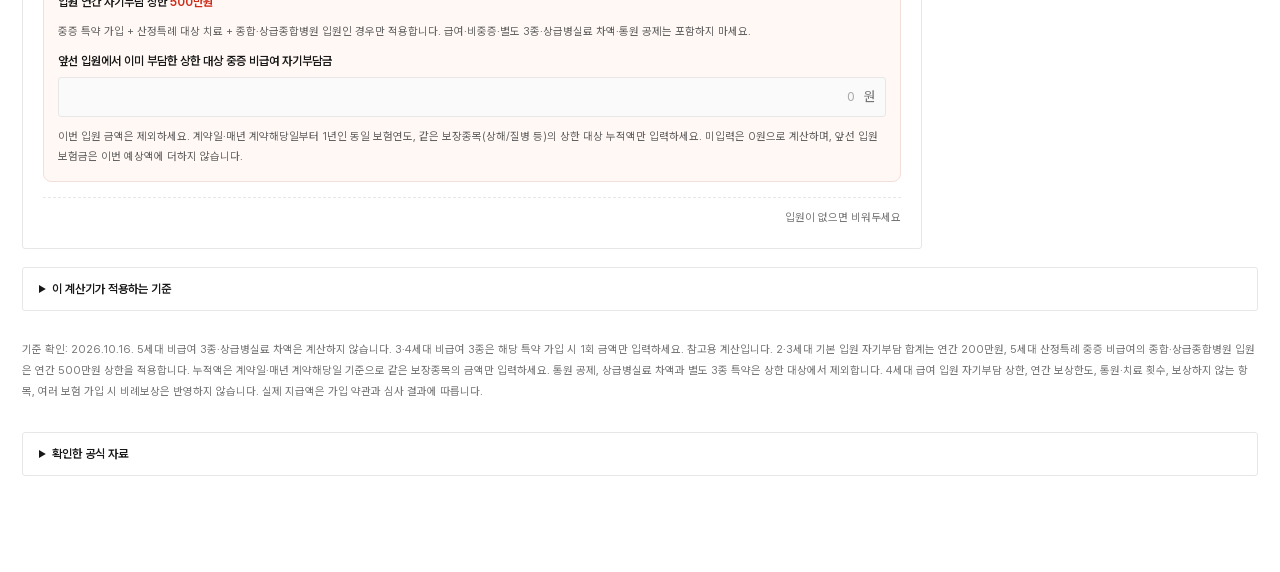
<file: silson-calculator.html>
<!doctype html><html lang="ko"><head><meta charset=utf8><meta name=viewport content="width=device-width,initial-scale=1,viewport-fit=cover"><style>:root{color-scheme:light;box-sizing:border-box;padding-top:env(safe-area-inset-top,0px);padding-bottom:env(safe-area-inset-bottom,0px)}html{scroll-padding-top:env(safe-area-inset-top,0px)}body{margin:0;padding:0;font:14px -apple-system,BlinkMacSystemFont,sans-serif;background:#fff;color:#000}img{max-width:100%}[hidden]:not([hidden=until-found i]){display:none!important}</style><style>
/* Layout: ① 세대 → ② 유형 → ③ 영수증 금액(노란 칸) 순서로 위에서 아래. 결과는 오른쪽(좁은 화면은 하단 고정 바) */
:root{
  --bg:#eef1f4; --surface:#ffffff; --line:#d6dce3; --fg:#18222e; --muted:#5b6876;
  --accent:#1d5c8f; --accent-soft:#e1ecf6;
  --in-bg:#fff7cf; --in-line:#d9b740; --in-focus:#b8901a;
  --deduct:#a8402c; --ok:#2c7a4b; --warn:#9a6a00;
  --font-body:"IBM Plex Sans KR","Apple SD Gothic Neo","Malgun Gothic",system-ui,sans-serif;
  --font-num:"IBM Plex Mono",ui-monospace,Menlo,monospace;
  --r:8px;
}
@media (prefers-color-scheme: dark){:root:not([data-theme="light"]){
  --bg:#11161c; --surface:#19212a; --line:#2c3743; --fg:#e3e9ef; --muted:#93a1b0;
  --accent:#6fa8dc; --accent-soft:#1d3245;
  --in-bg:#2e2914; --in-line:#8a7124; --in-focus:#d9b740;
  --deduct:#e48a74; --ok:#6cc495; --warn:#e2b34d; color-scheme:dark}}
:root[data-theme="dark"]{
  --bg:#11161c; --surface:#19212a; --line:#2c3743; --fg:#e3e9ef; --muted:#93a1b0;
  --accent:#6fa8dc; --accent-soft:#1d3245;
  --in-bg:#2e2914; --in-line:#8a7124; --in-focus:#d9b740;
  --deduct:#e48a74; --ok:#6cc495; --warn:#e2b34d; color-scheme:dark}
*{box-sizing:border-box}
[hidden]{display:none!important}
body{background:var(--bg);color:var(--fg);font-family:var(--font-body);font-size:15px;line-height:1.55;
  padding-left:max(16px,env(safe-area-inset-left,0px));padding-right:max(16px,env(safe-area-inset-right,0px));padding-block:20px 96px}
.wrap{max-width:1120px;margin:0 auto;display:flex;flex-direction:column;gap:16px}
h1{font-size:1.5rem;margin:0;letter-spacing:-.01em;text-wrap:balance}
h2{font-size:1.05rem;margin:0;display:flex;align-items:center;gap:8px;text-wrap:balance}
.step{display:inline-grid;place-items:center;width:22px;height:22px;border-radius:50%;background:var(--accent);color:#fff;font-size:.78rem;font-weight:700;flex:none}
.sub{color:var(--muted);margin:4px 0 0;font-size:.9rem;max-width:70ch}
.num{font-family:var(--font-num);font-variant-numeric:tabular-nums}
.panel{background:var(--surface);border:1px solid var(--line);border-radius:var(--r);padding:16px;display:flex;flex-direction:column;gap:12px;min-width:0}
.hint{font-size:.84rem;color:var(--muted);margin:0}
.legend{display:flex;align-items:center;gap:8px;font-size:.84rem;color:var(--muted)}
.swatch{width:28px;height:16px;border-radius:4px;background:var(--in-bg);border:1.5px solid var(--in-line);flex:none}

/* 선택 버튼(세대·유형) */
.choices{display:grid;grid-template-columns:repeat(auto-fit,minmax(200px,1fr));gap:8px}
.choice{font:inherit;color:var(--fg);text-align:left;border:1.5px solid var(--line);background:var(--surface);border-radius:8px;padding:10px 12px;cursor:pointer;display:flex;flex-direction:column;gap:2px}
.choice b{font-size:.98rem}
.choice span{font-size:.8rem;color:var(--muted)}
.choice[aria-pressed="true"]{border-color:var(--accent);background:var(--accent-soft)}
.choice[aria-pressed="true"] b{color:var(--accent)}
button:focus-visible,input:focus-visible,select:focus-visible,summary:focus-visible{outline:2px solid var(--accent);outline-offset:2px}

/* 입력칸 = 노란 칸 */
.in{position:relative;display:block}
.in input{font:inherit;font-family:var(--font-num);font-variant-numeric:tabular-nums;font-size:1rem;color:var(--fg);width:100%;min-width:0;
  background:var(--in-bg);border:1.5px solid var(--in-line);border-radius:6px;padding:8px 30px 8px 10px;text-align:right}
.in input:focus{border-color:var(--in-focus)}
.in input::placeholder{color:var(--muted);opacity:.6}
.in .unit{position:absolute;right:10px;top:50%;transform:translateY(-50%);font-size:.85rem;color:var(--muted);pointer-events:none}
select{font:inherit;color:var(--fg);width:100%;min-width:0;background:var(--in-bg);border:1.5px solid var(--in-line);border-radius:6px;padding:8px 10px}
.lbl{font-size:.82rem;font-weight:600;display:block;margin-bottom:4px}
.lbl small{font-weight:400;color:var(--muted)}

.grid{display:grid;grid-template-columns:minmax(0,1fr) 320px;gap:16px;align-items:start}
@media (max-width:900px){.grid{grid-template-columns:minmax(0,1fr)}}
.col{display:flex;flex-direction:column;gap:16px;min-width:0}

/* 영수증 안내 */
.receipt{display:grid;grid-template-columns:auto 1fr;gap:4px 12px;font-size:.84rem;background:var(--bg);border-radius:6px;padding:10px 12px}
.receipt dt{font-weight:600}
.receipt dd{margin:0;color:var(--muted)}

/* 통원 행 */
.rowhead,.vrow{display:grid;grid-template-columns:minmax(0,1.3fr) minmax(0,1fr) minmax(0,1fr) minmax(0,.9fr) 28px;gap:8px;align-items:center}
.rowhead{font-size:.8rem;font-weight:600;color:var(--muted);padding:0 2px}
.vrow-wrap{display:flex;flex-direction:column;gap:4px;padding-bottom:10px;border-bottom:1px solid var(--line)}
.vrow-wrap:last-of-type{border-bottom:none}
.res{text-align:right;font-family:var(--font-num);font-weight:600;font-variant-numeric:tabular-nums}
.how{font-size:.78rem;color:var(--muted);display:flex;flex-direction:column;gap:1px;padding-left:2px}
.how .d{color:var(--deduct)}
.kind{font-size:.92rem;font-weight:600;padding:8px 0}
.x{border:none;background:transparent;color:var(--muted);cursor:pointer;font-size:1.1rem;line-height:1;padding:4px;border-radius:4px}
.x:hover{color:var(--deduct)}
.sev{display:flex;align-items:center;gap:8px;font-size:.86rem;cursor:pointer;padding:2px 0}
.sev input{width:18px;height:18px;accent-color:var(--accent);flex:none}
.mlabel{display:none}
@media (max-width:620px){
  .rowhead{display:none}
  .vrow{grid-template-columns:minmax(0,1fr) minmax(0,1fr);row-gap:8px}
  .vrow .c-type{grid-column:1/-1}
  .vrow .res{grid-column:1/2;text-align:left}
  .vrow .x{grid-column:2/3;justify-self:end}
  .mlabel{display:block;font-size:.78rem;color:var(--muted);margin-bottom:2px}
}
.btns{display:flex;gap:8px;flex-wrap:wrap}
.btn{font:inherit;font-size:.86rem;border:1px solid var(--accent);color:var(--accent);background:transparent;border-radius:6px;padding:6px 12px;cursor:pointer}
.btn:hover{background:var(--accent-soft)}
.btn.quiet{border-color:var(--line);color:var(--muted)}

.pairs{display:grid;grid-template-columns:repeat(auto-fit,minmax(160px,1fr));gap:12px}
.t3{display:grid;grid-template-columns:minmax(0,1.4fr) minmax(0,1fr) minmax(0,.9fr);gap:8px;align-items:center}
@media (max-width:620px){.t3{grid-template-columns:minmax(0,1fr) minmax(0,1fr)}.t3 .res{grid-column:1/-1;text-align:left}}
.t3 .nm{font-size:.92rem}
.t3 .nm small{display:block;color:var(--muted);font-size:.76rem}

.calcbox{font-size:.84rem;color:var(--muted);display:flex;flex-direction:column;gap:3px;border-top:1px dashed var(--line);padding-top:10px}
.calcbox .ln{display:flex;justify-content:space-between;gap:12px}
.calcbox .tot{color:var(--fg);font-weight:600}

/* 결과 */
.summary{position:sticky;top:calc(12px + env(safe-area-inset-top,0px))}
.big{font-family:var(--font-num);font-size:1.9rem;font-weight:600;letter-spacing:-.01em}
.sumrows{display:flex;flex-direction:column;gap:6px;font-size:.92rem}
.sumrows .ln{display:flex;justify-content:space-between;gap:10px}
.sumrows .zero{color:var(--muted)}
details.cmp{border-top:1px solid var(--line);padding-top:10px}
details.cmp summary{cursor:pointer;font-size:.86rem;color:var(--accent)}
.cmpbody{display:flex;flex-direction:column;gap:10px;margin-top:10px}
.pill{display:inline-block;font-size:.76rem;font-weight:600;padding:1px 8px;border-radius:999px;border:1px solid currentColor;margin-left:4px}
.pill.ok{color:var(--ok)} .pill.diff{color:var(--warn)}
.mbar{display:none}
@media (max-width:900px){
  .summary{position:static}
  .mbar{display:flex;position:fixed;left:0;right:0;bottom:0;justify-content:space-between;align-items:center;gap:12px;
    background:var(--surface);border-top:1px solid var(--line);
    padding:10px max(16px,env(safe-area-inset-right,0px)) calc(10px + env(safe-area-inset-bottom,0px)) max(16px,env(safe-area-inset-left,0px));z-index:5}
  .mbar .big{font-size:1.3rem}
}
details.rulesbox{background:var(--surface);border:1px solid var(--line);border-radius:var(--r);padding:12px 16px}
details.rulesbox summary{cursor:pointer;font-weight:600}
.rules{font-size:.86rem;max-width:72ch;margin-top:8px}
.rules ul{margin:0;padding-left:1.1em;display:flex;flex-direction:column;gap:4px}
.foot{font-size:.8rem;color:var(--muted);max-width:80ch}
.adv{font-size:.84rem}
.adv summary{cursor:pointer;color:var(--muted)}
.adv .pairs{margin-top:8px}
</style><title>실비계산기 · WORKROOM</title><link rel="stylesheet" href="assets/silson-calculator.css?v=20261025-inputs"></head><body>




<header class="calculator-header"><a class="home-link" href="https://minovation-tf.github.io/meritz-workroom/" title="홈으로 돌아가기" aria-label="홈으로 돌아가기"><svg viewBox="0 0 28 28" aria-hidden="true"><path d="M3 3h22v22H3zM14 3v22m0-11h11"/></svg></a><span class="calculator-label">실비계산기</span><a class="calculator-ci" href="https://minovation-tf.github.io/meritz-workroom/" aria-label="WORKROOM 홈으로"><img src="assets/meritz-ci.png" alt="meritz" width="1190" height="178"></a></header><main class="wrap">
  <header>
    <p class="eyebrow">EVERYDAY TOOLS / INSURANCE</p><h1>실비계산기<span class="title-dot">.</span></h1>
    <p class="sub">가입한 실손 유형과 영수증 금액으로 공제·입원 연간 자기부담 상한을 반영한 예상액을 확인하세요.</p><p class="scope-note">건강보험 적용 진료의 일반 실손 2~5세대 기준입니다. 2·3세대 기본 입원 200만원, 5세대 산정특례 중증 비급여의 종합·상급종합병원 입원 500만원 자기부담 상한을 반영합니다. 앞선 입원의 누적 자기부담금을 입력할 수 있으며, 미입력 시 0원으로 계산합니다. 연간 보상한도·기지급 보험금은 별도 확인이 필요합니다. 1세대·유병력자·노후·단체 실손은 계산 대상이 아닙니다. 전환·재가입했다면 현재 약관의 세대를 선택하세요.</p>
  </header>

  <section class="panel" aria-labelledby="s1">
    <h2 id="s1"><span class="step">1</span>어느 실손인가요? <small style="font-weight:400;color:var(--muted);font-size:.84rem">가입 시기로 고르세요</small></h2>
    <div class="choices" id="genChoices"></div>
  </section>

  <section class="panel" id="g5Coverage" aria-labelledby="g5CoverageTitle" hidden><h2 id="g5CoverageTitle">5세대 가입 특약</h2><div class="coverage-options"><label class="sev"><input type="checkbox" data-cover="severe">중증 비급여 특약 가입</label><label class="sev"><input type="checkbox" data-cover="mild">비중증 비급여 특약 가입</label></div><p class="hint">가입한 특약만 체크하세요. 비급여 3종(도수·주사·MRI 등)과 상급병실료 차액은 5세대 계산 대상에서 제외하므로 아래 금액에 섞지 마세요. 중증 여부는 해당 진료의 산정특례 적용 여부로 확인하세요.</p></section>
  <section class="panel" aria-labelledby="s2" id="typePanel">
    <h2 id="s2"><span class="step">2</span>가입 유형</h2>
    <div class="choices" id="typeChoices"></div>
    <details class="adv" id="advBox">
      <summary>통원 회당 한도 바꾸기 (기본 외래 25만원 · 처방 5만원)</summary>
      <div class="pairs" id="advFields"></div>
    </details>
  </section>

  <div class="grid">
    <div class="col">
      <section class="panel" aria-labelledby="s3">
        <h2 id="s3"><span class="step" id="s3n">3</span>영수증 금액 입력</h2>
        <div class="legend"><span class="swatch"></span>영수증의 해당 금액만 입력하세요. 해당 없는 칸은 비워두면 됩니다.</div>
        <dl class="receipt">
          <dt>급여</dt><dd>영수증 '급여' 열의 <b>본인부담금</b>  중 보장 대상 금액. 공단부담금은 5세대의 별도 칸에만 입력하세요.</dd>
          <dt>비급여</dt><dd>영수증 '비급여' 열 금액<span id="nb3"> (도수치료·주사·MRI는 아래 3종 칸에 따로)</span></dd>
        </dl>
        <div class="btns"><button class="btn quiet" id="fillEx">예시 금액 넣어보기</button><button class="btn quiet" id="clearAll">모두 지우기</button></div>
      </section>

      <section class="panel" aria-labelledby="h-out">
        <h2 id="h-out">통원 (외래·약국)</h2>
        <p class="hint" id="outHint"></p>
        <div class="rowhead"><span>병원 종류</span><span>급여 본인부담</span><span>비급여</span><span style="text-align:right">보험금</span><span></span></div>
        <div id="visits"></div>
        <div class="btns" id="addBtns"></div>
      </section>

      <section class="panel" aria-labelledby="h-3" id="threePanel">
        <h2 id="h-3">비급여 3종 (도수치료·주사·MRI)</h2>
        <p class="hint" id="threeHint"></p>
        <div id="threeRows" style="display:flex;flex-direction:column;gap:10px"></div>
      </section>

      <section class="panel" aria-labelledby="h-in">
        <h2 id="h-in">입원</h2>
        <p class="hint" id="inHint"></p>
        <div class="pairs" id="inFields"></div>
        <div class="annual-inputs" id="annualInputs"></div>
        <div class="calcbox" id="inCalc"></div>
      </section>
    </div>

    <aside class="col" aria-label="예상 보험금">
      <div class="result-sticky"><section class="panel summary" id="summary" aria-live="polite"></section><p class="result-note">약관상 보장 대상 금액을 넣었을 때의 기본 공제 예상액입니다. 입력한 누적 자기부담금으로 연간 상한을 반영합니다. 연간 보상한도·보상 제외 항목·비례보상 등에 따라 실제 지급액이 달라집니다.</p></div>
    </aside>
  </div>

  <details class="rulesbox">
    <summary>이 계산기가 적용하는 기준</summary>
    <div class="rules" id="rules"></div>
  </details>

  <p class="foot">기준 확인: 2026.10.16. 5세대 비급여 3종·상급병실료 차액은 계산하지 않습니다. 3·4세대 비급여 3종은 해당 특약 가입 시 1회 금액만 입력하세요. 참고용 계산입니다. 2·3세대 기본 입원 자기부담 합계는 연간 200만원, 5세대 산정특례 중증 비급여의 종합·상급종합병원 입원은 연간 500만원 상한을 적용합니다. 누적액은 계약일·매년 계약해당일 기준으로 같은 보장종목의 금액만 입력하세요. 통원 공제, 상급병실료 차액과 별도 3종 특약은 상한 대상에서 제외합니다. 4세대 급여 입원 자기부담 상한, 연간 보상한도, 통원·치료 횟수, 보상하지 않는 항목, 여러 보험 가입 시 비례보상은 반영하지 않습니다. 실제 지급액은 가입 약관과 심사 결과에 따릅니다.</p><details class="rulesbox sources"><summary>확인한 공식 자료</summary><ul><li><a href="https://www.fsc.go.kr/no010101/86831" target="_blank" rel="noopener noreferrer">금융위원회 · 5세대 실손 출시 및 보장 기준 (2026.5.6.)</a></li><li><a href="https://www.fsc.go.kr/no010101/76157" target="_blank" rel="noopener noreferrer">금융위원회 · 4세대 실손 출시 및 3·4세대 공제 비교 (2021.6.29.)</a></li><li><a href="https://www.fsc.go.kr/po010106/70570" target="_blank" rel="noopener noreferrer">금융위원회 · 표준형 실손 출시 (2013.1.1.)</a></li><li><a href="https://www.idbins.com/pcweb/bizxpress/pdc/hc/__etc/%EC%8B%A4%EC%86%90%EC%9D%98%EB%A3%8C%EB%B9%84%EB%B3%B4%ED%97%982101.pdf" target="_blank" rel="noopener noreferrer">DB손해보험 · 3세대 실손 약관 (입원 200만원 상한·제외 항목)</a></li><li><a href="https://direct.samsungfire.com/docs/realloss.pdf" target="_blank" rel="noopener noreferrer">삼성화재 · 5세대 실손 약관 (중증 비급여 입원 500만원 상한)</a></li></ul></details>
</main>
<div class="mbar" aria-label="예상 보험금 바로가기"><span style="font-size:.86rem;color:var(--muted)">예상 보험금</span><span class="big" id="mTotal">0원</span><button class="btn" id="showBreakdown" type="button">계산 내역</button></div>

<script id="calc">
const GENS = {
  g5:{name:'5세대', when:'2026.5.6. 이후 판매 기준',
      types:{'5':{rg:.2, rb:.5, name:'5세대', desc:'급여 입원 80% · 중증 비급여 70% · 비중증 비급여 50%'}},
      grades:[{v:'1',label:'의원',fix:10000,nhi:.3},{v:'2',label:'병원',fix:10000,nhi:.4},{v:'3',label:'종합병원',fix:20000,nhi:.5},{v:'4',label:'상급종합병원',fix:20000,nhi:.6}], threeFix:0},
  g4:{name:'4세대', when:'2021.7.1. ~ 2026.5.5. 판매 기준',
      types:{'4':{rg:.2, rb:.3, name:'4세대', desc:'급여 80% · 비급여 70% 보상'}},
      grades:[{v:'c',label:'의원·병원',fix:10000},{v:'g',label:'종합·상급종합병원',fix:20000}], threeFix:30000},
  g3:{name:'3세대', when:'2017년 4월 ~ 2021년 6월 가입',
      types:{s2:{rg:.1, rb:.2, name:'선택형Ⅱ', desc:'급여 10% · 비급여 20% 자기부담'},
             std:{rg:.2, rb:.2, name:'표준형', desc:'급여 20% · 비급여 20% 자기부담'}},
      grades:[{v:'1',label:'의원',fix:10000},{v:'2',label:'병원·종합병원',fix:15000},{v:'3',label:'상급종합병원',fix:20000}], threeFix:20000},
  g2:{name:'2세대', when:'2009년 10월 ~ 2017년 3월 가입',
      types:{a:{rg:.1, rb:.1, flat:true, name:'90% 보상형', desc:'급여 10% · 비급여 10% 자기부담 (입원) / 통원 정액 공제'},
             b:{rg:.2, rb:.2, name:'표준형 (2013.1~)', desc:'급여 20% · 비급여 20% 자기부담'},
             c:{rg:.1, rb:.2, name:'선택형Ⅱ (2015.9~)', desc:'급여 10% · 비급여 20% 자기부담'}},
      grades:[{v:'1',label:'의원',fix:10000},{v:'2',label:'병원·종합병원',fix:15000},{v:'3',label:'상급종합병원',fix:20000}], threeFix:0}
};
const floor = n => Math.floor(n + 1e-9);
const clamp = (x, cap) => Math.min(Math.max(0,cap), Math.max(0,Number.isFinite(x)?x:0));
function fmt(n){ return Math.round(n).toLocaleString('ko-KR'); }

/* 계산에 사용한 공제·한도와 실제 반환한 보험금을 함께 기록한다. */
function traceDeduction(label,amount,ded,pay,limit=Infinity,extra={}){
  const self=Math.min(amount,Math.max(0,ded)),after=Math.max(0,amount-self);
  const limited=Math.min(after,Math.max(0,limit));
  return {label,amount,ded,self,pay,limit,limitCut:Math.max(0,after-limited),
    rounding:Math.max(0,limited-pay),excluded:0,waiting:0,...extra};
}
function traceUnavailable(label,amount,reason,pending=false){
  return {label,amount,pay:0,self:0,limitCut:0,rounding:0,
    excluded:pending?0:amount,waiting:pending?amount:0,reason,pending,unavailable:true,candidates:[]};
}
function traceChoice(fixed,rate,flat=false){
  if(flat)return '선택한 유형의 통원은 정액만 한 번 공제합니다.';
  return fixed===rate?'최소공제와 비율 공제가 같아 이 금액을 한 번 공제합니다.'
    :fixed>rate?'비율 공제보다 최소공제금이 커서 최소공제금을 적용합니다.'
    :'최소공제금보다 비율 공제가 커서 비율 공제액을 적용합니다.';
}

/* 4세대 통원: 급여·비급여 따로 공제, 각각 회당 20만원 */
function out4(v){
  const fix=(GENS.g4.grades.find(x=>x.v===v.grade)||GENS.g4.grades[0]).fix;
  const lines=[]; let pay=0;
  if(v.g>0){ const d=Math.max(fix,v.g*.2), p=floor(clamp(v.g-d,200000));
    lines.push({k:'급여',ded:d,why:d===fix?`최소공제 ${fmt(fix)}`:`20%`,pay:p,cap:v.g-d>200000,
      trace:traceDeduction('급여',v.g,d,p,200000,{candidates:[{label:'비율 공제',parts:[[v.g,.2]]},{label:'최소공제',value:fix}],reason:traceChoice(fix,v.g*.2)})}); pay+=p; }
  if(v.b>0){ const d=Math.max(30000,v.b*.3), p=floor(clamp(v.b-d,200000));
    lines.push({k:'비급여',ded:d,why:d===30000?'최소공제 30,000':'30%',pay:p,cap:v.b-d>200000,
      trace:traceDeduction('비급여',v.b,d,p,200000,{candidates:[{label:'비율 공제',parts:[[v.b,.3]]},{label:'최소공제',value:30000}],reason:traceChoice(30000,v.b*.3)})}); pay+=p; }
  return {pay,lines};
}
/* 2·3세대 통원: 급여+비급여 합산 후 1회 공제 */
function out23(gen,type,v,caps){
  const G=GENS[gen], r=G.types[type], tot=v.g+v.b;
  if(tot<=0) return {pay:0,lines:[]};
  const rx=v.kind==='rx';
  const fix=rx?8000:(G.grades.find(x=>x.v===v.grade)||G.grades[0]).fix;
  const cap=rx?caps.rx:caps.out;
  const rate=v.g*r.rg+v.b*r.rb;
  const d=r.flat?fix:Math.max(fix,rate);
  const p=floor(clamp(tot-d,cap));
  return {pay:p,lines:[{k:'',ded:d,why:(r.flat||d===fix)?`최소공제 ${fmt(fix)}`:'정률',pay:p,cap:tot-d>cap,
    trace:traceDeduction(rx?'처방조제':'급여·비급여 합산',tot,d,p,cap,{
      inputParts:[['급여',v.g],['비급여',v.b]],
      candidates:[...(!r.flat?[{label:'급여·비급여 비율 공제 합계',parts:[[v.g,r.rg],[v.b,r.rb]]}]:[]),{label:'정액 공제',value:fix}],reason:traceChoice(fix,rate,r.flat)})}]};
}
function three(gen,amt){
  const fix=GENS[gen].threeFix; if(amt<=0) return {pay:0,ded:0,why:''};
  const d=Math.max(fix,amt*.3);
  const pay=floor(Math.max(0,amt-d));
  return {pay,ded:d,why:d===fix?`최소공제 ${fmt(fix)}`:'30%',
    trace:traceDeduction('비급여 3종',amt,d,pay,Infinity,{candidates:[{label:'비율 공제',parts:[[amt,.3]]},{label:'최소공제',value:fix}],reason:traceChoice(fix,amt*.3)})};
}
function annualSelfLimit(base,limit,prior=0){
  prior=Math.max(0,Number(prior)||0);
  const remaining=Math.max(0,limit-prior),self=Math.min(base,remaining);
  return {base,limit,prior,remaining,self,extra:Math.max(0,base-self),after:Math.min(limit,prior+self)};
}
function traceAnnual(label,amount,annual,candidates,extra={}){
  return traceDeduction(label,amount,annual.base,amount-annual.self,Infinity,{
    ...extra,candidates,annual,self:annual.self,rounding:0,
    reason:extra.reason||'비율로 계산한 자기부담금에 남은 연간 자기부담 상한을 적용합니다.'});
}
/* 입원: 2·3세대 기본 입원의 급여·비급여 합계에 연간 200만원. 병실 차액은 별도. */
function inpatient(gen,type,h){
  const r=GENS[gen].types[type];
  const gp=h.g*(1-r.rg), bp=h.b*(1-r.rb),eligible=gen==='g2'||gen==='g3';
  const annual=eligible?annualSelfLimit(h.g*r.rg+h.b*r.rb,2000000,h.priorSelf):null;
  let room=0, perDay=0;
  if(h.room>0 && h.days>0){ perDay=Math.min(h.room*.5/h.days,100000); room=perDay*h.days; }
  const traces=[];
  if(eligible && h.g+h.b>0)traces.push(traceAnnual('급여·비급여 합산',h.g+h.b,annual,[{label:'기본 자기부담금',parts:[[h.g,r.rg],[h.b,r.rb]]}],{
    inputParts:[['급여',h.g],['비급여',h.b]],reason:'기본 입원의 급여·비급여 자기부담금을 합산하여 연간 200만원 상한을 적용합니다. 상급병실료 차액과 별도 3종 특약은 제외합니다.'}));
  else{
    if(h.g>0)traces.push(traceDeduction('급여',h.g,h.g-gp,gp,Infinity,{candidates:[{label:'자기부담금',parts:[[h.g,r.rg]]}],reason:'입원 급여는 선택한 유형의 자기부담률을 적용합니다. 정액 공제는 없습니다.'}));
    if(h.b>0)traces.push(traceDeduction('비급여',h.b,h.b-bp,bp,Infinity,{candidates:[{label:'자기부담금',parts:[[h.b,r.rb]]}],reason:'입원 비급여는 선택한 유형의 자기부담률을 적용합니다. 정액 공제는 없습니다.'}));
  }
  if(h.room>0)traces.push(h.days>0?traceDeduction('상급병실료 차액',h.room,h.room*.5,room,h.days*100000,{
    candidates:[{label:'자기부담금',parts:[[h.room,.5]]}],notes:[['입원 기간',`${fmt(h.days)}일`]],reason:'차액의 50%를 보상하며, 입원 기간 하루 평균 10만원 한도를 적용합니다. 연간 200만원 자기부담 상한에는 포함하지 않습니다.'})
    :traceUnavailable('상급병실료 차액',h.room,'입원일수를 입력하면 50% 보상과 하루 평균 10만원 한도를 계산합니다.',true));
  return {gp,bp,room,perDay,r,traces,annual,annualExtra:annual?.extra||0,pay:floor((annual?h.g+h.b-annual.self:gp+bp)+room)};
}
/* 5세대 통원: 급여는 max(최소공제, 급여 × max(20%, 건보 본인부담률)), 비급여는 중증/비중증 따로. 각각 회당 20만원 */
function out5(v,cover={severe:false,mild:false}){
  const gr=GENS.g5.grades.find(x=>x.v===v.grade)||GENS.g5.grades[0],lines=[];let pay=0,pending=false;
  if(v.g>0){
    if(v.fund===null||v.fund===undefined){pending=true;lines.push({k:'급여',ded:0,why:'건강보험 공단부담금 입력 필요',pay:0,pending:true,
      trace:traceUnavailable('급여',v.g,'건강보험 공단부담금을 입력해야 급여 통원 공제를 계산할 수 있습니다. 0원이면 0을 입력하세요.',true)});}
    else{const nhi=v.g/(v.g+v.fund),rate=Math.max(.2,nhi),d=Math.max(gr.fix,v.g*rate),p=floor(clamp(v.g-d,200000));pay+=p;lines.push({k:'급여',ded:Math.min(v.g,d),why:d===gr.fix?'최소공제 '+fmt(gr.fix):'실제 건보 부담률 기준 '+(rate*100).toFixed(1)+'%',pay:p,cap:v.g-d>200000,
      trace:traceDeduction('급여',v.g,d,p,200000,{
        nhi:{self:v.g,fund:v.fund,rate:nhi},
        candidates:[{label:'건보 본인부담률 연동 공제',parts:[[v.g,nhi]]},{label:'20% 공제',parts:[[v.g,.2]]},{label:'최소공제',value:gr.fix}],
        reason:'건보 본인부담률로 계산한 금액·20% 공제액·최소공제금 중 가장 큰 금액을 한 번 공제합니다.'})});}
  }
  if(v.b>0){const covered=v.severe?cover.severe:cover.mild,r=v.severe?.3:.5,fix=v.severe?30000:50000,d=Math.max(fix,v.b*r),p=covered?floor(clamp(v.b-d,200000)):0,label=v.severe?'중증 비급여':'비중증 비급여';pay+=p;lines.push({k:label,ded:covered?Math.min(v.b,d):0,why:covered?(d===fix?'최소공제 '+fmt(fix):(r*100)+'%'):'특약 미선택 · 계산 제외',pay:p,cap:covered&&v.b-d>200000,
    trace:covered?traceDeduction(label,v.b,d,p,200000,{candidates:[{label:'비율 공제',parts:[[v.b,r]]},{label:'최소공제',value:fix}],reason:traceChoice(fix,v.b*r)})
      :traceUnavailable(label,v.b,'해당 비급여 특약이 선택되지 않아 계산에서 제외했습니다. 가입 여부를 확인하세요.')});}
  return {pay,lines,pending};
}
/* 5세대 입원: 산정특례 중증 비급여 + 종합/상급종합병원은 자기부담 연간 500만원. */
function inpatient5(h,cover={severe:false,mild:false}){
  const gp=h.g*.8,eligible=!!(cover.severe&&h.severe&&h.big);
  const annual=eligible?annualSelfLimit(h.bs*.3,5000000,h.priorSevereSelf):null;
  const severePending=!!(cover.severe&&h.bs>0&&!h.severe);
  const sp=cover.severe&&!severePending?(annual?h.bs-annual.self:h.bs*.7):0;
  const mildLimit=h.big?Infinity:3000000,mp=cover.mild?Math.min(h.b*.5,mildLimit):0;
  const traces=[];
  if(h.g>0)traces.push(traceDeduction('급여',h.g,h.g-gp,gp,Infinity,{candidates:[{label:'자기부담금',parts:[[h.g,.2]]}],reason:'입원 급여는 20% 자기부담금을 공제합니다. 정액 공제는 없습니다.'}));
  if(h.bs>0)traces.push(!cover.severe?traceUnavailable('중증 비급여',h.bs,'중증 비급여 특약이 선택되지 않아 계산에서 제외했습니다. 가입 여부를 확인하세요.')
    :severePending?traceUnavailable('중증 비급여',h.bs,'산정특례 대상 질환·관련 합병증 치료비인지 확인하고 체크하세요. 그 외 금액은 비중증 비급여 칸에 입력하세요.',true)
    :annual?traceAnnual('중증 비급여',h.bs,annual,[{label:'기본 자기부담금',parts:[[h.bs,.3]]}],{reason:'산정특례 대상 질환·관련 합병증으로 종합병원·상급종합병원에 입원한 중증 비급여는 연간 자기부담 500만원 상한을 적용합니다.'})
    :traceDeduction('중증 비급여',h.bs,h.bs*.3,sp,Infinity,{candidates:[{label:'자기부담금',parts:[[h.bs,.3]]}],reason:'입원 자기부담률 30%를 적용합니다. 종합병원·상급종합병원 입원이 아니므로 연간 500만원 상한은 적용하지 않습니다.'}));
  if(h.b>0)traces.push(cover.mild?traceDeduction('비중증 비급여',h.b,h.b*.5,mp,mildLimit,{candidates:[{label:'자기부담금',parts:[[h.b,.5]]}],reason:h.big?'입원 자기부담률 50%를 적용합니다. 종합·상급종합병원은 회당 300만원 한도를 적용하지 않습니다.':'입원 자기부담률 50%와 병·의원 입원 회당 300만원 한도를 적용합니다.'})
    :traceUnavailable('비중증 비급여',h.b,'비중증 비급여 특약이 선택되지 않아 계산에서 제외했습니다. 가입 여부를 확인하세요.'));
  return {gp,sp,mp,traces,annual,pending:severePending,sevSelf:annual?annual.self:h.bs*.3,capped:!!annual?.extra,annualExtra:annual?.extra||0,room:0,perDay:0,mildCapped:cover.mild&&h.b*.5>mildLimit,pay:floor(gp+sp+mp)};
}
</script>

<script>
const blank = gen => ({
  type:Object.keys(GENS[gen].types)[0],
  cover:{severe:false,mild:false}, caps:{out:250000,rx:50000},
  visits:[{kind:'out',grade:GENS[gen].grades[0].v,g:0,b:0}],
  three:[0,0,0], inp:{days:0,g:0,b:0,bs:0,room:0,big:false,severe:false,priorSelf:0,priorSevereSelf:0}, actual:{}
});
const EXAMPLES = {
  g5:{cover:{severe:true,mild:true},visits:[{kind:'out',grade:'1',g:15000,fund:35000,b:80000,severe:false},{kind:'out',grade:'4',g:120000,fund:2280000,b:300000,severe:true}],three:[0,0,0],inp:{days:5,g:350000,b:230000,bs:0,room:0,big:false}},
  g4:{visits:[{kind:'out',grade:'g',g:124000,b:36000},{kind:'out',grade:'c',g:56000,b:45000}],three:[0,0,0],inp:{days:5,g:350000,b:230000,room:0}},
  g3:{visits:[{kind:'out',grade:'2',g:154500,b:63000},{kind:'rx',g:43000,b:0}],three:[50000,150000,240000],inp:{days:13,g:470000,b:95000,room:0}},
  g2:{visits:[{kind:'out',grade:'1',g:51400,b:218000}],three:[0,0,0],inp:{days:6,g:230000,b:80000,room:150000}}
};
const state={gen:'g5', g5:blank('g5'), g4:blank('g4'), g3:blank('g3'), g2:blank('g2')};
try{ const t=localStorage.getItem('silson-gen'); if(t && GENS[t]) state.gen=t; }catch(e){}

const $=s=>document.querySelector(s);
/* 금액 해석: 쉼표·'원' 무시, '12만', '1만5천', '12만3000' 단위 지원, 소수점 이하는 버림 */
const parseAmount=value=>{
 const t=String(value).normalize('NFKC').replace(/[,\s원일]/g,'');if(!t)return 0;
 if(!/^(?:\d+(?:\.\d+)?[억만천])*(?:\d+(?:\.\d+)?)?$/.test(t))return null;
 let total=0,last=Infinity;const units={억:100000000,만:10000,천:1000};
 for(const m of t.matchAll(/(\d+(?:\.\d+)?)([억만천])?/g)){const unit=m[2]?units[m[2]]:1;if(unit>=last)return null;last=unit;total+=Number(m[1])*unit;}
 return Number.isFinite(total)&&total<=1000000000000?Math.floor(total):null;
};
const toNum=s=>parseAmount(s)??0;
const S=()=>state[state.gen];
const THREE=[['도수·체외충격파·증식치료','1회 치료비'],['비급여 주사료','1회 주사비'],['MRI·MRA','1회 촬영비']];

function moneyInput(id,val,attrs,unit='원',ph='0'){
  return `<span class="in"><input id="${id}" ${attrs} inputmode="numeric" autocomplete="off" value="${val?fmt(val):''}" placeholder="${ph}"><span class="unit">${unit}</span></span>`;
}

function renderChoices(){
  $('#genChoices').innerHTML=Object.entries(GENS).map(([k,g])=>
    `<button class="choice" data-gen="${k}" aria-pressed="${state.gen===k}"><b>${g.name}</b><span>${g.when}</span></button>`).join('');
  const G=GENS[state.gen], s=S(), many=Object.keys(G.types).length>1;
  const newGen = state.gen==='g4'||state.gen==='g5';
  $('#typePanel').hidden=!many;$('#g5Coverage').hidden=state.gen!=='g5';document.querySelectorAll('[data-cover]').forEach(el=>el.checked=!!s.cover[el.dataset.cover]);
  $('#s3n').textContent = many ? '3' : '2';
  $('#typeChoices').innerHTML=Object.entries(G.types).map(([k,t])=>
    `<button class="choice" data-type="${k}" aria-pressed="${s.type===k}"><b>${t.name}</b><span>${t.desc}</span></button>`).join('');
  $('#advBox').hidden = newGen;
  $('#advFields').innerHTML = newGen ? '' :
    `<div><label class="lbl" for="cap-out">외래 회당 한도</label>${moneyInput('cap-out',s.caps.out,'data-cap="out"')}</div>
     <div><label class="lbl" for="cap-rx">처방조제 건당 한도</label>${moneyInput('cap-rx',s.caps.rx,'data-cap="rx"')}</div>`;
}

function renderInputs(){
  const g=state.gen, G=GENS[g], s=S();document.querySelectorAll('[data-cover]').forEach(el=>el.checked=!!s.cover[el.dataset.cover]);
  const newGen = g==='g4'||g==='g5';
  $('#nb3').hidden = g==='g2';
  $('#nb3').textContent = g==='g5' ? ' (5세대의 별도 3종 특약·상급병실 차액은 이 계산에서 제외)' : ' (도수치료·주사·MRI는 아래 3종 칸에 따로)';
  $('#outHint').textContent = g==='g5'
    ? '병원 1번 방문이 한 줄입니다. 같은 날 동일 질환의 외래·약국을 한 줄로 합산하세요. 공단부담금까지 입력하면 실제 급여 본인부담률을 계산합니다. 중증 비급여 해당 진료만 산정특례에 체크하세요.'
    : newGen
    ? '병원 1번 방문이 한 줄입니다. 같은 날 약국 영수증은 그 줄 금액에 더해서 넣으세요.'
    : '병원 1번 방문이 한 줄입니다. 약국 영수증은 "약국 추가"로 따로 넣으세요.';
  $('#visits').innerHTML = s.visits.map((v,i)=>{
    const rx=v.kind==='rx';
    const type = rx ? `<div class="c-type kind">약국 (처방조제)</div>`
      : `<div class="c-type"><label class="mlabel" for="v${i}-grade">병원 종류</label><select id="v${i}-grade" data-v="${i}" data-k="grade" aria-label="${i+1}번째 방문 병원 종류">${G.grades.map(x=>`<option value="${x.v}" ${v.grade===x.v?'selected':''}>${x.label}</option>`).join('')}</select></div>`;
    return `<div class="vrow-wrap"><div class="vrow">${type}
      <div><label class="mlabel" for="v${i}-g">급여 본인부담</label>${moneyInput(`v${i}-g`,v.g,`data-v="${i}" data-k="g" aria-label="${i+1}번째 급여 본인부담"`)}</div>
      <div><label class="mlabel" for="v${i}-b">비급여</label>${moneyInput(`v${i}-b`,v.b,`data-v="${i}" data-k="b" aria-label="${i+1}번째 비급여"`)}</div>
      <div class="res" id="vr${i}">0원</div>
      <button class="x" data-del="${i}" aria-label="${i+1}번째 줄 삭제" title="이 줄 삭제">×</button>
    </div>${g==='g5'&&!rx?`<label class="sev"><input type="checkbox" data-v="${i}" data-k="severe" ${v.severe?'checked':''}> 해당 진료가 건강보험 산정특례 중증질환 치료</label>`:''}${g==='g5'?`<label class="fund-field" for="v${i}-fund"><span>건강보험 공단부담금 <small>급여 본인부담률 계산용 · 0원이면 0 입력</small></span><span class="in"><input id="v${i}-fund" data-v="${i}" data-k="fund" inputmode="numeric" autocomplete="off" value="${v.fund===undefined||v.fund===null?'':fmt(v.fund)}" placeholder="공단부담금"><span class="unit">원</span></span></label>`:''}<div class="how" id="vh${i}"></div></div>`;
  }).join('');
  $('#addBtns').innerHTML = `<button class="btn" data-add="out">+ 병원 방문 추가</button>${!newGen?'<button class="btn" data-add="rx">+ 약국 추가</button>':''}`;

  $('#threePanel').hidden = g==='g2'||g==='g5';
  if(g!=='g2'&&g!=='g5'){
    $('#threeHint').textContent=`1회 금액을 넣으세요. 회당 ${fmt(G.threeFix)}원과 30% 중 큰 금액을 공제합니다.`;
    $('#threeRows').innerHTML = THREE.map((t,i)=>`<div class="t3"><label class="nm" for="t${i}">${t[0]}<small>${t[1]}</small></label>
      ${moneyInput('t'+i,s.three[i],`data-t="${i}"`)}<div class="res" id="tr${i}">0원</div></div>`).join('');
  }
  const r=G.types[s.type];
  $('#inHint').textContent = g==='g5' ? '입원 1건의 영수증 합계를 넣으세요. 급여 80%, 중증 비급여 70%, 비중증 비급여 50%를 보상합니다.'
    : `입원 1건의 영수증 합계를 넣으세요. 급여 ${100-r.rg*100}%, 비급여 ${100-r.rb*100}%를 보상합니다.`;
  const fields = g==='g5' ? [['g','급여 본인부담','원',''],
    ['bs','중증 비급여','원','산정특례 대상 질환·관련 합병증 치료분'],['b','비중증 비급여','원','그 외 비급여, 상급병실 차액 제외'],] : [['days','입원일수','일','상급병실료 계산에 필요'],['g','급여 본인부담','원',''],
    ['b','비급여',`원`, g==='g2'?'상급병실 차액 제외':'상급병실 차액·3종 제외'],['room','상급병실료 차액','원','1·2인실 등 병실 차액 합계']];
  $('#inFields').innerHTML = fields.map(([k,l,u,sub])=>`<div><label class="lbl" for="in-${k}">${l}${sub?` <small>${sub}</small>`:''}</label>${
    k==='days'?`<span class="in"><input id="in-days" data-i="days" inputmode="numeric" autocomplete="off" value="${s.inp.days||''}" placeholder="0"><span class="unit">일</span></span>`
    :moneyInput('in-'+k,s.inp[k],`data-i="${k}"`)}</div>`).join('')
    + (g==='g5'?`<label class="sev" style="grid-column:1/-1"><input type="checkbox" id="in-severe" data-i="severe" ${s.inp.severe?'checked':''}> 중증 비급여는 건강보험 산정특례 대상 질환·관련 합병증 치료비입니다</label><label class="sev" style="grid-column:1/-1"><input type="checkbox" id="in-big" data-i="big" ${s.inp.big?'checked':''}> 종합병원·상급종합병원 입원 (중증 자기부담 500만원 상한 / 비중증 회당 300만원 한도 미적용)</label>`:'');
  const oldGen=g==='g2'||g==='g3',annualKey=oldGen?'priorSelf':'priorSevereSelf';
  $('#annualInputs').hidden=g==='g4';
  $('#annualInputs').innerHTML=g==='g4'?'':`<h3>입원 연간 자기부담 상한 <span>${oldGen?'200':'500'}만원</span></h3><p class="hint">${oldGen?'기본 입원의 급여·비급여 자기부담금 합계에 적용합니다. 통원, 상급병실료 차액'+(g==='g3'?'과 별도 3종 특약':'')+'은 제외합니다.':'중증 특약 가입 + 산정특례 대상 치료 + 종합·상급종합병원 입원인 경우만 적용합니다. 급여·비중증·별도 3종·상급병실료 차액·통원 공제는 포함하지 마세요.'}</p><div><label class="lbl" for="in-${annualKey}">앞선 입원에서 이미 부담한 ${oldGen?'기본 입원':'상한 대상 중증 비급여'} 자기부담금</label>${moneyInput('in-'+annualKey,s.inp[annualKey],`data-i="${annualKey}" aria-describedby="annualHint"`)}</div><p class="hint" id="annualHint">이번 입원 금액은 제외하세요. 계약일·매년 계약해당일부터 1년인 동일 보험연도, 같은 보장종목(상해/질병 등)의 상한 대상 누적액만 입력하세요. 미입력은 0원으로 계산하며, 앞선 입원 보험금은 이번 예상액에 더하지 않습니다.</p>`;
}

const detailNumber=n=>Number(n.toFixed(2)).toLocaleString('ko-KR',{maximumFractionDigits:2});
const detailMoney=n=>(Math.abs(n-Number(n.toFixed(2)))>1e-7?'약 ':'')+detailNumber(n)+'원';
const escapeDetail=s=>String(s).replace(/[&<>"']/g,c=>({'&':'&amp;','<':'&lt;','>':'&gt;','"':'&quot;',"'":'&#39;'}[c]));
function traceTotals(groups){
  const totals={amount:0,self:0,limitCut:0,excluded:0,waiting:0,rounding:0,pay:0,annualExtra:0};
  for(const group of groups){
    const rawPay=group.items.reduce((n,item)=>n+item.pay,0);
    group.rounding=Math.max(0,rawPay-group.pay);
    totals.pay+=group.pay;totals.rounding+=group.rounding;
    for(const item of group.items)totals.annualExtra+=item.annual?.extra||0;
    for(const item of group.items)for(const key of ['amount','self','limitCut','excluded','waiting','rounding'])totals[key]+=item[key]||0;
  }
  return totals;
}
function detailRow(label,value,kind=''){
  return `<div class="detail-row ${kind}"><span>${escapeDetail(label)}</span><span class="num">${escapeDetail(value)}</span></div>`;
}
function traceItemHtml(item){
  const rows=[detailRow('입력한 보장 대상 금액',detailMoney(item.amount))];
  if(item.unavailable){
    rows.push(`<p class="detail-reason">${escapeDetail(item.reason)}</p>`,detailRow(item.pending?'계산 대기 금액':'특약 미선택 제외 금액',detailMoney(item.amount),'detail-deduct'));
  }else{
    if(item.inputParts)rows.push(...item.inputParts.filter(([,n])=>n>0).map(([label,n])=>detailRow(label,detailMoney(n))));
    if(item.nhi){const n=item.nhi;
      rows.push(detailRow('급여 본인부담 / 공단부담',`${detailMoney(n.self)} / ${detailMoney(n.fund)}`),
        detailRow('실제 건보 본인부담률',`${detailNumber(n.self)} ÷ ${detailNumber(n.self+n.fund)} ≈ ${detailNumber(n.rate*100)}%`));
    }
    for(const candidate of item.candidates||[]){
      const approx=candidate.parts?.some(([,rate])=>Math.abs(rate*100-Number((rate*100).toFixed(2)))>1e-7);
      const value=candidate.parts?candidate.parts.map(([amount,rate])=>`${detailNumber(amount)} × ${detailNumber(rate*100)}%`).join(' + ')+` ${approx?'≈':'='} ${detailMoney(candidate.parts.reduce((n,[amount,rate])=>n+amount*rate,0))}`:detailMoney(candidate.value);
      rows.push(detailRow(candidate.label,value));
    }
    rows.push(detailRow('적용 공제 기준액',detailMoney(item.ded)),`<p class="detail-reason">${escapeDetail(item.reason||'')}</p>`);
    if(item.ded>item.amount)rows.push(`<p class="detail-reason">공제 기준액이 입력 금액보다 커서 입력 금액까지만 차감하며, 보험금은 0원입니다.</p>`);
    if(item.annual){const a=item.annual;rows.push(
      detailRow('연간 자기부담 상한',detailMoney(a.limit)),detailRow('앞선 입원 누적 자기부담금',detailMoney(a.prior)),
      detailRow('이번 입원 전 남은 자기부담 한도',`${detailMoney(a.limit)} − ${detailMoney(Math.min(a.prior,a.limit))} = ${detailMoney(a.remaining)}`),
      detailRow('상한 적용으로 보험금 추가',a.extra>0?'+'+detailMoney(a.extra):'0원','detail-benefit'),
      detailRow('이번 입원 후 상한 대상 누적액',detailMoney(a.after)));}
    rows.push(detailRow('실제 차감한 자기부담금','−'+detailMoney(item.self),'detail-deduct'));
    for(const [label,value] of item.notes||[])rows.push(detailRow(label,value));
    if(Number.isFinite(item.limit))rows.push(detailRow(item.label==='상급병실료 차액'?'입원 기간 합산 보상한도':'건별 보상한도',detailMoney(item.limit)),
      detailRow('한도 초과로 추가 차감',item.limitCut>0?'−'+detailMoney(item.limitCut):'0원 · 추가 차감 없음',item.limitCut>0?'detail-deduct':''));
    if(item.rounding>1e-7)rows.push(detailRow('보험금 원 미만 버림','−'+detailMoney(item.rounding)));
  }
  rows.push(detailRow(item.pending?'보험금 계산':'예상 보험금',item.pending?'입력 확인 필요':detailMoney(item.pay),'detail-pay'));
  return `<section class="detail-item"><h4>${escapeDetail(item.label)}</h4>${rows.join('')}</section>`;
}
function breakdownHtml(groups,totals,open,pending,invalid){
  if(invalid)return '<p class="breakdown-empty">잘못 입력한 금액을 수정하면 계산 내역이 표시됩니다.</p>';
  if(!groups.length)return '<p class="breakdown-empty">금액을 입력하면 공제 기준과 차감 내역이 여기에 표시됩니다.</p>';
  const ledger=pending?'<p class="detail-reason">입력 확인이 필요한 항목이 있습니다. 아래 내역은 현재 입력값으로 계산한 부분이며 전체 보험금은 확정하지 않습니다.</p>':
    `<div class="breakdown-ledger">${detailRow('입력한 보장 대상 금액',detailMoney(totals.amount))}${detailRow('자기부담금 합계 (상한 반영)','−'+detailMoney(totals.self),'detail-deduct')}${totals.annualExtra>0?`<p class="detail-reason detail-benefit">위 자기부담금은 연간 상한으로 ${detailMoney(totals.annualExtra)} 줄어든 금액입니다.</p>`:''}${totals.limitCut>0?detailRow('보상한도 초과 차감','−'+detailMoney(totals.limitCut),'detail-deduct'):''}${totals.excluded>0?detailRow('특약 미선택 제외','−'+detailMoney(totals.excluded),'detail-deduct'):''}${totals.rounding>1e-7?detailRow('보험금 원 미만 버림','−'+detailMoney(totals.rounding)):''}${detailRow('예상 보험금 합계',detailMoney(totals.pay),'detail-pay')}</div>`;
  return `<details class="calculation-breakdown" id="breakdownBox" ${open?'open':''}><summary>계산 내역 보기 <span>입력액·공제·한도</span></summary><div class="breakdown-body">${ledger}${groups.map(group=>
    `<section class="detail-group"><h3><span>${escapeDetail(group.title)}</span><span class="num">${group.items.some(item=>item.pending)?'입력 확인 필요':detailMoney(group.pay)}</span></h3>${group.items.map(traceItemHtml).join('')}${group.rounding>1e-7?detailRow('입원 합계의 원 미만 버림','−'+detailMoney(group.rounding)):''}</section>`).join('')}<p class="breakdown-scope">2·3세대 기본 입원 200만원, 5세대 산정특례 중증 비급여 종합·상급종합병원 입원 500만원 자기부담 상한을 입력한 누적액에 따라 반영했습니다. 누적액 미입력은 0원입니다. 연간 보상한도·4세대 급여 입원 상한·기지급 보험금·비례보상은 별도 확인하세요.</p></div></details>`;
}

function compute(){
  const g=state.gen, s=S(), G=GENS[g];
  let out=0,pending=false;const groups=[];
  s.visits.forEach((v,i)=>{
    const r = g==='g5'?out5(v,s.cover):g==='g4'?out4(v):out23(g,s.type,v,s.caps);
    out+=r.pay;pending ||= !!r.pending;
    if(v.g+v.b>0)groups.push({id:'visit-'+i,part:'out',title:`통원 ${i+1} · ${v.kind==='rx'?'약국':(G.grades.find(x=>x.v===v.grade)||G.grades[0]).label}`,pay:r.pay,items:r.lines.map(line=>line.trace)});
    const res=document.getElementById('vr'+i), how=document.getElementById('vh'+i);
    if(res) res.textContent=r.pending?'공단금액 필요':fmt(r.pay)+'원';
    if(how) how.innerHTML = r.lines.map(l=>`<span>${l.k?l.k+' ':''}${l.trace.unavailable?l.why:`공제 <span class="d">−${detailNumber(l.trace.self)}</span> (${l.why})`}${l.cap?` · 한도 초과 −${detailNumber(l.trace.limitCut)}원`:''}${l.k?` → ${l.pending?'입력 확인 필요':fmt(l.pay)+'원'}`:''}</span>`).join('');
  });
  let th=0;
  if(g!=='g2'&&g!=='g5') s.three.forEach((a,i)=>{ const r=three(g,a); th+=r.pay;
    if(a>0)groups.push({id:'three-'+i,part:'three',title:THREE[i][0],pay:r.pay,items:[r.trace]});
    const el=document.getElementById('tr'+i); if(el) el.innerHTML = a>0?`${fmt(r.pay)}원<div class="how" style="text-align:right;font-weight:400"><span>공제 <span class="d">−${detailNumber(r.trace.self)}</span> (${r.why})</span></div>`:'0원'; });
  const h=s.inp, ip = g==='g5'?inpatient5(h,s.cover):inpatient(g,s.type,h);
  pending ||= !!ip.pending;
  const any=h.g||h.b||h.room||(g==='g5'&&h.bs);
  if(any)groups.push({id:'inpatient',part:'in',title:'입원',pay:ip.pay,items:ip.traces});
  $('#inCalc').innerHTML = !any ? '<div class="ln"><span>입원이 없으면 비워두세요</span></div>' : g==='g5' ? inCalc5(h,ip) :
    `<div class="ln"><span>급여 ${fmt(h.g)} × ${100-ip.r.rg*100}%</span><span class="num">${fmt(ip.gp)}</span></div>
     <div class="ln"><span>비급여 ${fmt(h.b)} × ${100-ip.r.rb*100}%</span><span class="num">${fmt(ip.bp)}</span></div>
     ${h.room>0?(h.days>0?`<div class="ln"><span>상급병실 ${fmt(h.room)} × 50% ÷ ${h.days}일 = 하루 ${fmt(ip.perDay)}${ip.perDay>=100000?' (하루 10만원 한도)':''}</span><span class="num">${fmt(ip.room)}</span></div>`
       :`<div class="ln" style="color:var(--deduct)"><span>입원일수를 넣어야 상급병실료가 계산됩니다</span><span class="num">0</span></div>`):''}
     ${annualCalcHtml(ip.annual)}
     <div class="ln tot"><span>입원 보험금</span><span class="num">${fmt(ip.pay)}원</span></div>`;
  const advSum=document.querySelector('#advBox summary');
  if(advSum && s.caps) advSum.textContent=`통원 회당 한도: 외래 ${fmt(s.caps.out)}원 · 처방 ${fmt(s.caps.rx)}원${s.caps.out!==250000||s.caps.rx!==50000?' (기본값에서 바꿈)':''} — 바꾸기`;
  const total=out+th+ip.pay,issues=[];
  if(groups.some(group=>group.part==='out'&&group.items.some(item=>item.pending)))issues.push('5세대 급여 계산에는 공단부담금이 필요합니다. 0원이면 0을 입력하세요.');
  if(ip.pending)issues.push('중증 비급여는 산정특례 대상 질환·관련 합병증 치료비인지 확인하고 체크하세요. 그 외 금액은 비중증 비급여 칸에 입력하세요.');
  const invalid=!!document.querySelector('.in input[aria-invalid="true"]');
  if(invalid)issues.push('금액은 0 이상의 숫자로 입력하세요. 최대 입력액은 1조원입니다.');
  if(g!=='g5'&&h.room>0&&!h.days)issues.push('상급병실료 차액을 계산하려면 입원일수를 입력하세요.');
  if(g==='g4'&&h.g*.2>2000000)issues.push('4세대 급여 입원 자기부담 연간 상한(200만원)은 계산하지 않습니다. 연간 누적 내역을 약관과 함께 확인해야 합니다.');
  if((g==='g5'&&s.cover.mild&&h.big&&h.b*.5>10000000)||total>50000000)issues.push('연간 보상한도를 넘을 수 있어 누적 보상액 확인이 필요합니다.');
  pending=issues.length>0;
  const parts=[['out','통원',out],...(g!=='g2'&&g!=='g5'?[['three','비급여 3종',th]]:[]),['in','입원',ip.pay]];
  const cmpOpen = $('#cmpBox')?.open;
  const breakdownOpen=$('#breakdownBox')?.open??true,totals=traceTotals(groups);
  $('#summary').innerHTML = `<div class="result-head"><div style="font-size:.82rem;color:var(--muted)">예상 보험금 · ${G.name}${g==='g4'||g==='g5'?'':' '+G.types[s.type].name}</div><div class="big">${pending?'입력 확인 필요':fmt(total)+'원'}</div>${issues.length?`<ul class="calculation-issues">${issues.map(t=>`<li>${t}</li>`).join('')}</ul>`:''}</div>
    ${groups.length&&!pending?`<div class="result-overview"><div><span>입력 금액</span><b class="num">${fmt(totals.amount)}원</b></div><div><span>자기부담·한도 등</span><b class="num">${fmt(totals.amount-total)}원</b></div></div>`:''}
    <div class="sumrows">${parts.map(([k,l,v])=>`<div class="ln ${v?'':'zero'}"><span>${l}</span><span class="num">${fmt(v)}원</span></div>`).join('')}</div>
    ${breakdownHtml(groups,totals,breakdownOpen,pending,invalid)}
    <details class="cmp" id="cmpBox" ${cmpOpen?'open':''}><summary>실제 받은 금액과 비교하기</summary><div class="cmpbody">
      ${parts.map(([k,l,v])=>{ const a=s.actual[k], has=a!==undefined&&a!==''; const d=toNum(a)-v;
        const pill=has?(d===0?'<span class="pill ok">일치</span>':`<span class="pill diff">${d>0?'+':''}${fmt(d)}</span>`):'';
        return `<div><label class="lbl" for="act-${k}">${l} 실제 지급액${pill}</label>${moneyInput('act-'+k,has?toNum(a):0,`data-a="${k}"`,'원','')}</div>`;}).join('')}
    </div></details>`;
  $('#mTotal').textContent=pending?'입력 확인 필요':fmt(total)+'원';
}

function annualCalcHtml(a){
  if(!a||a.base<=0)return '';
  return `<div class="ln annual-line"><span>연간 자기부담 상한 ${fmt(a.limit)}원 · 앞선 누적 ${fmt(a.prior)}원</span><span class="num">남은 한도 ${fmt(a.remaining)}원</span></div><div class="ln"><span>이번 입원 자기부담 (상한 적용)</span><span class="num">${detailMoney(a.self)}</span></div><div class="ln detail-benefit"><span>상한 적용으로 보험금 추가</span><span class="num">+${detailMoney(a.extra)}</span></div>`;
}
function inCalc5(h,ip){
  return `<div class="ln"><span>급여 ${fmt(h.g)} × 80%</span><span class="num">${fmt(ip.gp)}</span></div>
    ${h.bs?`<div class="ln"><span>중증 비급여 ${fmt(h.bs)} × ${!S().cover.severe?'0% (특약 미선택)':ip.pending?'산정특례 확인 필요':'70%'+(ip.annual?' (상한 전)':'')}</span><span class="num">${ip.pending?'계산 대기':fmt(S().cover.severe?h.bs*.7:0)}</span></div>`:''}
    ${h.b?`<div class="ln"><span>비중증 비급여 ${fmt(h.b)} × ${S().cover.mild?'50%':'0% (특약 미선택)'}${ip.mildCapped?' · 회당 300만원 한도':''}</span><span class="num">${fmt(ip.mp)}</span></div>`:''}
    ${h.room>0?(h.days>0?`<div class="ln"><span>상급병실 ${fmt(h.room)} × 50% ÷ ${h.days}일 = 하루 ${fmt(ip.perDay)}${ip.perDay>=100000?' (하루 10만원 한도)':''}</span><span class="num">${fmt(ip.room)}</span></div>`
      :`<div class="ln" style="color:var(--deduct)"><span>입원일수를 넣어야 상급병실료가 계산됩니다</span><span class="num">0</span></div>`):''}
    ${annualCalcHtml(ip.annual)}
    <div class="ln tot"><span>입원 보험금</span><span class="num">${ip.pending?'입력 확인 필요':fmt(ip.pay)+'원'}</span></div>`;
}

function rulesHtml(){
  const g=state.gen;
  if(g==='g5') return `<ul><li>급여 통원은 영수증의 급여 본인부담금 ÷ (급여 본인부담금 + 공단부담금)으로 실제 본인부담률을 구하고, 그 비율·20%·최소공제(1만/2만원) 중 가장 큰 공제액을 적용합니다.</li><li>중증 비급여는 해당 산정특례 질환 진료분이며 가입한 특약만 계산합니다. 기본 공제는 입원 30%, 통원은 30%와 3만원 중 큰 금액입니다.</li><li>비중증 비급여는 입원 50%, 통원은 50%와 5만원 중 큰 금액을 공제합니다. 통원 일당 20만원, 병·의원 입원 회당 300만원 한도를 적용합니다. 종합·상급종합병원 입원은 회당 300만원 한도를 적용하지 않습니다.</li><li>급여·중증 비급여 통원은 각각 회당 20만원 한도를 적용합니다.</li><li>중증 특약에 가입하고 산정특례 대상 질환·관련 합병증으로 종합·상급종합병원에 입원한 경우, 중증 비급여 자기부담금에 연간 500만원 상한을 적용합니다. 입력한 앞선 누적액을 뺀 남은 한도까지만 이번 자기부담금으로 공제합니다. 급여·비중증·통원·별도 3종·상급병실 차액에는 이 상한을 적용하지 않습니다.</li><li>급여 입원은 20% 자기부담을 적용하며 200만원 상한을 적용하지 않습니다. 연간 보상한도(급여·중증 각 5천만원, 비중증 1천만원), 기지급 보험금·횟수는 반영하지 않습니다.</li><li>별도 3종 비급여(도수·주사·MRI 등)와 상급병실료 차액은 약관별 별도 계산이 필요해 지원하지 않습니다. 비중증에서 제외되는 치료도 중증 특약에서는 보장될 수 있으므로 일괄 미보장으로 판단하지 마세요.</li></ul>`;
  const annual23='<li>기본 입원의 급여·비급여 자기부담금 합계에 연간 200만원 상한을 적용합니다. 앞선 누적 자기부담금을 빼고 남은 한도까지만 이번에 공제합니다. 통원·상급병실료 차액·별도 3종 특약은 상한에서 제외합니다. 계약일·매년 계약해당일부터 1년이며 같은 보장종목의 누적액만 입력하세요.</li>';
  const room='<li>상급병실료 차액은 50%를 보상하고, 입원 기간 하루 평균 10만원을 넘지 않습니다.</li><li>입원은 비율로만 공제하고 정액 공제는 없습니다.</li>';
  if(g==='g4') return `<ul><li>급여와 비급여를 따로 공제합니다. 급여는 1만원(종합·상급종합병원 2만원)과 20% 중 큰 금액, 비급여는 3만원과 30% 중 큰 금액입니다.</li>
    <li>통원 회당 한도는 급여 20만원, 비급여 20만원을 각각 적용합니다. 같은 날 외래와 약국 금액은 합쳐서 1회로 봅니다.</li>
    <li>비급여 3종은 회당 3만원과 30% 중 큰 금액을 공제합니다. 연간 한도(도수 350만·주사 250만·MRI 300만원)와 횟수 한도는 반영하지 않습니다.</li>${room}</ul>`;
  if(g==='g3') return `<ul><li>통원은 급여와 비급여를 합친 뒤 한 번 공제합니다. 병원 종류별 정액(의원 1만, 병원·종합병원 1.5만, 상급종합병원 2만원)과 정률 중 큰 금액입니다.</li>
    <li>정률은 표준형이 전체의 20%, 선택형Ⅱ가 급여 10% + 비급여 20%입니다.</li>
    <li>약국(처방조제)은 8천원과 정률 중 큰 금액을 공제합니다. 외래와 약국은 각각 따로 계산합니다.</li>
    <li>비급여 3종은 회당 2만원과 30% 중 큰 금액을 공제합니다.</li>${annual23}${room}</ul>`;
  return `<ul><li>90% 보상형(자기부담 10%)은 통원에서 정액만 공제합니다. 의원 1만, 병원·종합병원 1.5만, 상급종합병원 2만원, 약국 8천원입니다.</li>
    <li>2013년 1월 이후 표준형과 2015년 9월 이후 선택형Ⅱ는 정액과 정률 중 큰 금액을 공제합니다.</li>
    <li>2세대는 비급여 3종이 따로 나뉘지 않아 일반 비급여에 포함해 넣습니다.</li>
    <li>같은 2세대라도 상품마다 세부 기준이 다를 수 있으니 약관으로 확인하세요.</li>${annual23}${room}</ul>`;
}

function renderAll(){ renderChoices(); renderInputs(); compute(); $('#rules').innerHTML=rulesHtml(); }

document.addEventListener('click',e=>{
  if(e.target.closest('#showBreakdown')){const box=$('#breakdownBox');if(box)box.open=true;$('#summary').scrollIntoView({behavior:matchMedia('(prefers-reduced-motion: reduce)').matches?'auto':'smooth',block:'start'});return;}
  const gb=e.target.closest('[data-gen]'); if(gb){ state.gen=gb.dataset.gen; try{localStorage.setItem('silson-gen',state.gen)}catch(_){} renderAll(); return; }
  const tb=e.target.closest('[data-type]'); if(tb){ S().type=tb.dataset.type; renderAll(); return; }
  const add=e.target.closest('[data-add]'); if(add){ const s=S();
    s.visits.push(add.dataset.add==='rx'?{kind:'rx',g:0,b:0}:{kind:'out',grade:GENS[state.gen].grades[0].v,g:0,b:0});
    renderInputs(); compute(); const n=s.visits.length-1; document.getElementById(add.dataset.add==='rx'?`v${n}-g`:`v${n}-grade`)?.focus(); return; }
  const del=e.target.closest('[data-del]'); if(del){ const s=S(); s.visits.splice(+del.dataset.del,1);
    if(!s.visits.length) s.visits.push({kind:'out',grade:GENS[state.gen].grades[0].v,g:0,b:0}); renderInputs(); compute(); return; }
  if(e.target.id==='fillEx'){ const ex=JSON.parse(JSON.stringify(EXAMPLES[state.gen])); Object.assign(S(),ex,{inp:{...blank(state.gen).inp,...ex.inp},actual:{}}); renderInputs(); compute(); return; }
  if(e.target.id==='clearAll'){ const t=S().type, c=S().caps; state[state.gen]=Object.assign(blank(state.gen),{type:t,caps:c}); renderInputs(); compute(); return; }
});
document.addEventListener('input',e=>{
  const el=e.target, s=S();
  if(el.dataset.cover!==undefined){s.cover[el.dataset.cover]=el.checked;compute();return;}
  if(el.matches?.('.in input')){const invalid=parseAmount(el.value)===null;el.setCustomValidity(invalid?'0 이상의 금액을 입력하세요. 예: 12,000 / 1만2천':'');el.setAttribute('aria-invalid',String(invalid));}
  if(el.dataset.v!==undefined){ const v=s.visits[+el.dataset.v]; v[el.dataset.k]= el.type==='checkbox'?el.checked:el.dataset.k==='grade'?el.value:(el.dataset.k==='fund'&&el.value.trim()===''?null:toNum(el.value)); }
  else if(el.dataset.t!==undefined) s.three[+el.dataset.t]=toNum(el.value);
  else if(el.dataset.i!==undefined) s.inp[el.dataset.i]= el.type==='checkbox'?el.checked:toNum(el.value);
  else if(el.dataset.cap!==undefined) s.caps[el.dataset.cap]=toNum(el.value);
  else if(el.dataset.a!==undefined){ s.actual[el.dataset.a]=el.value; const id=el.id; compute(); const n=document.getElementById(id); if(n){n.focus(); const L=n.value.length; n.setSelectionRange(L,L);} return; }
  else return;
  compute();
});
document.addEventListener('focusout',e=>{
  const el=e.target; if(!el.matches?.('.in input') || el.dataset.a!==undefined || el.getAttribute('aria-invalid')==='true') return;
  const n=toNum(el.value);if(el.dataset.k==='fund'){el.value=el.value.trim()===''?'':fmt(n);return;} el.value = el.id==='in-days' ? (n||'') : (n?fmt(n):'');
});
renderAll();
</script>

</body></html>
</file>
<file: assets/home.css>
/* Pretendard glyphs, locally subset and renamed under the SIL Open Font License. */
@font-face {
  font-family: "Workroom Sans";
  src: url("fonts/WorkroomSans.woff2?v=20261025-calculators") format("woff2");
  font-weight: 100 900;
  font-style: normal;
  font-display: swap;
}
:root {
  color-scheme: light;
  --ink: #171717;
  --muted: #767676;
  --line: #e7e7e7;
  --accent: #ef3219;
  --accent-strong: #cf2c18;
  --accent-wash: #fff7f5;
  --title-size: clamp(36px, 3.3vw, 44px);
  --font: "Workroom Sans", "Pretendard Variable", "Pretendard", -apple-system, BlinkMacSystemFont, "Segoe UI", "Apple SD Gothic Neo", "Malgun Gothic", "맑은 고딕", sans-serif;
}
* { box-sizing: border-box; }
html { background: #f7f7f5; }
body { width: 100%; max-width: 1440px; margin: 0 auto; background: #fff; min-height: 100vh; min-height: 100svh; display: flex; flex-direction: column; color: var(--ink); font-family: var(--font); -webkit-font-smoothing: antialiased; }
button, input { font: inherit; }
button { color: inherit; cursor: pointer; }
button:focus-visible { outline: 2px solid var(--accent-strong); outline-offset: 5px; }
button, p, h1, h2 { margin: 0; }
svg { fill: none; stroke: currentColor; stroke-width: 1.5; stroke-linecap: round; stroke-linejoin: round; }
.icon-library { position: absolute; width: 0; height: 0; overflow: hidden; }
.visually-hidden { position: absolute; width: 1px; height: 1px; padding: 0; overflow: hidden; clip: rect(0, 0, 0, 0); white-space: nowrap; border: 0; }
.site-header { min-height: 56px; padding: 0 min(3.5vw, 50.4px); border-bottom: 1px solid var(--line); display: flex; align-items: center; gap: 24px; }
.brand { display: flex; flex-shrink: 0; align-items: center; gap: 11px; font-size: 21px; font-weight: 700; letter-spacing: -.5px; }
.brand-mark { width: 25px; height: 25px; stroke-width: 1.35; }
.brand-period { margin-left: 1px; color: var(--accent); }
.header-description { padding-left: 24px; border-left: 1px solid #d9d9d9; font-size: 13px; color: #626262; letter-spacing: -.15px; line-height: 1.5; }
/* Reveal the English wordmark from the existing horizontal Meritz CI asset. */
.meritz-ci { margin-left: auto; display: block; flex-shrink: 0; width: 98px; height: 27px; overflow: hidden; }
.meritz-ci img { display: block; width: auto; max-width: none; height: 27px; }
.workspace { flex: 1; display: grid; grid-template-columns: minmax(0, 1fr) minmax(0, 1fr); min-height: 620px; }
.pdf-panel { display: flex; flex-direction: column; padding: clamp(36px, 3.8vw, 54.72px) clamp(32px, 3.8vw, 54.72px); border-right: 1px solid var(--line); }
.section-index { display: flex; align-items: center; gap: 16px; font-family: var(--font); font-size: 11px; letter-spacing: 1.15px; line-height: 14px; color: var(--muted); }
.section-index > span { color: #353535; letter-spacing: .6px; }
.pdf-intro { margin-top: 21px; }
h1, .business-copy h2, .tools-heading h2 { font-size: var(--title-size); line-height: 1.04; font-weight: 650; letter-spacing: -1.25px; }
.title-period { color: #a4a4a4; }
.section-description { color: #737373; font-size: 14px; line-height: 1.7; letter-spacing: -.2px; }
.pdf-intro .section-description { margin-top: 12px; }
.dropzone { flex: 1; min-height: 270px; margin-top: 27px; padding: 28px 20px 21px; border: 1px dashed #cfcfcf; border-radius: 5px; background: #fcfcfc; display: flex; flex-direction: column; align-items: center; justify-content: center; text-align: center; transition: border-color .15s, background-color .15s; }
.dropzone:hover, .dropzone:focus-within, .dropzone.is-dragging { border-color: #ef32197a; }
.dropzone.is-dragging { border-color: var(--accent); background: var(--accent-wash); }
.dropzone:is(:hover, :focus-within, .is-dragging) .file-icon { stroke: var(--accent); }
.dropzone:is(:hover, :focus-within, .is-dragging) .file-format { background: var(--accent-strong); }
.dropzone:is(:hover, :focus-within, .is-dragging) .document-plus { color: var(--accent); border-color: #ef32194d; }
.document-illustration { width: 58px; height: 72px; position: relative; margin-bottom: 21px; }
.file-icon { width: 44px; height: 52px; position: absolute; left: 4px; top: 0; stroke: #4a4a4a; stroke-width: 1.25; transition: stroke .16s; }
.file-format { position: absolute; top: 45px; left: 0; padding: 3px 7px; border-radius: 2px; background: var(--ink); color: #fff; font-family: var(--font); font-size: 9px; letter-spacing: 1px; line-height: 12px; transition: background-color .16s; }
.document-plus { position: absolute; right: 0; bottom: 4px; display: grid; place-items: center; width: 22px; height: 22px; border: 1px solid #dedede; border-radius: 50%; background: #fff; font-size: 17px; font-weight: 300; }
.dropzone-title { font-size: 16px; font-weight: 550; letter-spacing: -.3px; }
.dropzone-description { margin-top: 9px; color: var(--muted); font-size: 12px; letter-spacing: -.25px; }
.button { display: inline-flex; align-items: center; justify-content: center; gap: 9px; min-height: 41px; border-radius: 3px; font-size: 13px; font-weight: 550; letter-spacing: -.2px; text-decoration: none; }
.icon { width: 17px; height: 17px; }
.button-dark { padding: 0 22px; margin-top: 23px; border: 1px solid var(--ink); background: var(--ink); color: #fff; transition: background-color .16s, border-color .16s; }
.button-dark:hover, .button-dark:focus-visible { background: var(--accent-strong); border-color: var(--accent-strong); }
.file-status { max-width: 100%; margin-top: 15px; color: var(--muted); font-size: 10px; line-height: 1.7; overflow-wrap: anywhere; }
.panel-footnote { margin-top: 25px; display: flex; justify-content: space-between; gap: 16px; font-size: 11px; color: #555; letter-spacing: -.15px; line-height: 1.5; }
.muted { color: #888; }
.right-panel { display: grid; grid-template-rows: minmax(280px, .95fr) minmax(320px, 1.05fr); }
.business-panel { padding: clamp(36px, 3.8vw, 54.72px) clamp(32px, 3.8vw, 54.72px) 30px; display: flex; flex-direction: column; border-bottom: 1px solid var(--line); }
.business-content { flex: 1; display: grid; grid-template-columns: minmax(0, .94fr) minmax(0, 1.06fr); gap: 18px; align-items: center; margin-top: 18px; }
.business-copy h2 { white-space: nowrap; }
.business-copy .section-description { margin-top: 12px; font-size: 12px; }
.button-link { margin-top: 19px; min-height: 32px; padding: 0 0 5px; border: 0; border-bottom: 1px solid #292929; border-radius: 0; background: transparent; color: var(--ink); gap: 24px; transition: color .16s, border-color .16s; }
.button-link .icon { width: 20px; transition: transform .16s; }
.button-link:hover, .button-link:focus-visible { color: var(--accent-strong); border-color: var(--accent-strong); }
.button-link:is(:hover, :focus-visible) .icon { transform: translateX(3px); }
.card-preview { width: 100%; max-width: 330px; aspect-ratio: 1.25; position: relative; justify-self: center; }
.business-card { position: absolute; width: 90%; aspect-ratio: 1.72; border-radius: 2px; padding: 10%; font-family: var(--font); }
.card-back { top: 3%; right: -1%; transform: rotate(8deg); background: var(--accent); display: flex; align-items: flex-start; padding: 9%; }
.card-back > img { width: 74%; height: auto; filter: brightness(0) invert(1); }
.card-front { left: -5%; bottom: 5%; transform: rotate(-7deg); border: 1px solid #d1d1d1; background: #fff; display: flex; flex-direction: column; justify-content: space-between; box-shadow: 0 5px 12px #0000000a; padding: 8% 9%; }
.card-brand { display: flex; align-items: flex-start; gap: 4px; font-family: var(--font); font-size: 7px; font-weight: 600; letter-spacing: .35px; }
.card-person { display: flex; flex-direction: column; gap: 3px; }
.card-person strong { font-size: 13px; letter-spacing: 2px; font-weight: 500; }
.card-person > span { font-size: 5px; color: #777; }
.card-merry { position: absolute; right: 11%; top: 15%; width: 26%; height: 59%; object-fit: contain; }
.card-bottom { display: flex; align-items: end; justify-content: space-between; font-family: var(--font); font-size: 5px; letter-spacing: .4px; }
.card-ci { width: 27%; height: auto; }
.tools-panel { padding: 28px clamp(32px, 3.8vw, 54.72px) 25px; display: flex; flex-direction: column; }
.tools-heading { display: flex; align-items: center; justify-content: space-between; gap: 16px; }
.tools-heading h2 { margin-top: 7px; }
.coming-soon { flex-shrink: 0; font-size: 10px; color: #888; padding: 5px 8px; border: 1px solid var(--line); border-radius: 3px; }
.tool-grid { flex: 1; display: grid; grid-template-columns: repeat(3, minmax(0, 1fr)); grid-template-rows: repeat(3, minmax(56px, 1fr)); gap: 12px; margin-top: 24px; }
.tool { position: relative; min-width: 0; min-height: 56px; display: flex; flex-direction: column; align-items: center; justify-content: center; gap: 10px; border: 0; border-radius: 4px; background: transparent; padding: 6px 4px; color: inherit; text-decoration: none; transition: background-color .16s; }
.tool:focus-visible { outline: 2px solid var(--accent-strong); outline-offset: 2px; }
.tool::after { content: ""; position: absolute; left: 50%; bottom: 4px; width: 18px; height: 2px; border-radius: 1px; background: var(--accent); opacity: 0; transform: translateX(-50%) scaleX(.5); transition: opacity .16s, transform .16s; }
.tool:not(:disabled):hover, .tool:focus-visible { background: var(--accent-wash); }
.tool:not(:disabled):is(:hover, :focus-visible) svg { color: var(--accent); }
.tool:not(:disabled):is(:hover, :focus-visible) > span { color: var(--ink); }
.tool:not(:disabled):is(:hover, :focus-visible)::after { opacity: 1; transform: translateX(-50%) scaleX(1); }
.tool-pending { cursor: default; color: #aaa; }
.tool-pending > span { color: #888; }
.tool svg { width: 32px; height: 32px; stroke-width: 1.3; flex-shrink: 0; transition: color .16s; }
.tool > span { font-size: 13px; font-weight: 500; color: #606060; letter-spacing: -.2px; transition: color .16s; }
.site-footer { min-height: 42px; padding: 11px min(3.5vw, 50.4px); border-top: 1px solid var(--line); display: flex; align-items: center; justify-content: space-between; gap: 20px; font-size: 10px; color: #888; letter-spacing: -.1px; }
.site-footer > span:last-child { font-family: var(--font); font-size: 11px; font-weight: 500; color: #606060; letter-spacing: .15px; }
.home-visits { display: flex; align-items: center; gap: 10px; color: #767676; font-size: 10px; font-variant-numeric: tabular-nums; }
.home-visits[hidden] { display: none; }
.home-visits strong { font-weight: 500; color: #555; }
.modal { width: min(720px, calc(100vw - 32px)); max-height: min(88svh, 820px); margin: auto; padding: 0; overflow: auto; border: 1px solid #dedede; border-radius: 5px; background: #fff; color: var(--ink); box-shadow: 0 22px 70px #00000026; }
.modal::backdrop { background: #17171780; }
.modal-header { position: sticky; top: 0; z-index: 1; min-height: 82px; padding: 17px 26px; display: flex; align-items: center; justify-content: space-between; gap: 18px; border-bottom: 1px solid var(--line); background: #fff; }
.modal-eyebrow { color: var(--muted); font-size: 9px; letter-spacing: 1.2px; }
.modal-header h2 { margin-top: 4px; font-size: 23px; line-height: 1.2; font-weight: 650; letter-spacing: -.7px; }
.modal-feedback { position: fixed; left: 50%; top: auto; bottom: max(24px, env(safe-area-inset-bottom)); transform: translateX(-50%); z-index: 10; width: max-content; max-width: calc(100vw - 40px); margin: 0; padding: 12px 18px; border-radius: 8px; background: var(--ink); color: #fff; box-shadow: 0 8px 28px #00000026; font-size: 12px; line-height: 1.6; text-align: center; pointer-events: none; }
.modal-feedback[hidden] { display: none; }
.modal-close, .icon-copy { flex-shrink: 0; width: 36px; height: 36px; display: inline-grid; place-items: center; border: 1px solid var(--line); border-radius: 3px; background: #fff; color: #333; }
.modal-close:hover, .icon-copy:hover, .modal-close:focus-visible, .icon-copy:focus-visible { border-color: var(--accent); color: var(--accent-strong); background: var(--accent-wash); }
.modal-body { padding: 22px 26px 28px; }
.modal-intro { margin: 0 0 20px; color: var(--muted); font-size: 13px; line-height: 1.65; }
.modal-label { display: block; color: var(--muted); font-size: 10px; letter-spacing: -.1px; }
.customer-primary { padding: 19px 20px; display: flex; align-items: center; justify-content: space-between; gap: 20px; border: 1px solid var(--line); background: #fcfcfc; }
.primary-phone { display: inline-block; margin-top: 5px; color: var(--ink); font-size: 26px; font-weight: 650; letter-spacing: -.7px; text-decoration: none; }
.primary-phone:hover { color: var(--accent-strong); }
.inline-actions { display: flex; align-items: center; gap: 16px; }
.text-action, .row-link { color: var(--ink); font-size: 12px; text-decoration: underline; text-decoration-color: #bbb; text-underline-offset: 4px; white-space: nowrap; }
.text-action:hover, .row-link:hover { color: var(--accent-strong); text-decoration-color: var(--accent); }
.ars-options { display: grid; grid-template-columns: repeat(2, minmax(0, 1fr)); gap: 12px; margin-top: 12px; }
.ars-option { position: relative; min-width: 0; padding: 19px; display: flex; flex-direction: column; align-items: flex-start; gap: 8px; border: 1px solid var(--line); border-radius: 3px; background: #fff; color: var(--ink); text-align: left; }
.ars-option strong { font-size: 19px; font-weight: 600; letter-spacing: -.5px; }
.ars-option-description { color: var(--muted); font-size: 11px; line-height: 1.6; padding-right: 20px; }
.ars-option > svg { position: absolute; right: 17px; top: 20px; }
.ars-option:hover, .ars-option:focus-visible { outline: 2px solid var(--accent); outline-offset: -1px; background: var(--accent-wash); }
.ars-modal { width: min(680px, calc(100vw - 32px)); }
.ars-modal .modal-header { z-index: 2; }
.ars-context { margin-bottom: 20px; display: flex; flex-wrap: wrap; align-items: center; gap: 5px 14px; }
.ars-context > a { color: var(--accent-strong); font-size: 19px; font-weight: 650; text-decoration: none; }
.ars-context > span { color: var(--muted); font-size: 11px; }
.ars-menu { border-top: 1px solid var(--line); }
.ars-menu-item { border-bottom: 1px solid var(--line); }
.ars-menu-item > summary, .ars-menu-row { min-height: 56px; padding: 12px 4px; display: flex; align-items: center; gap: 12px; list-style: none; }
.ars-menu-item > summary { cursor: pointer; }
.ars-menu-item > summary::-webkit-details-marker { display: none; }
.ars-menu-item > summary::after { content: "+"; margin-left: auto; padding: 0 7px; color: var(--muted); font-size: 20px; font-weight: 300; }
.ars-menu-item[open] > summary::after { content: "−"; }
.ars-menu-item > summary:hover, .ars-menu-item > summary:focus-visible { background: var(--accent-wash); outline: 2px solid var(--accent); outline-offset: -2px; }
.ars-menu-item[open] > summary { color: var(--accent-strong); }
.ars-key { width: 28px; height: 28px; flex-shrink: 0; display: inline-grid; place-items: center; border-radius: 4px; background: #f4f4f4; color: #555; font-size: 12px; font-weight: 600; }
.voice-ars .ars-key { background: var(--accent-wash); color: var(--accent-strong); }
.ars-menu-title { font-size: 13px; font-weight: 550; line-height: 1.6; overflow-wrap: anywhere; }
.ars-submenu { margin: 0 0 14px 44px; padding: 0 14px 0 0; list-style: none; }
.ars-submenu > li { padding: 7px 0; display: flex; align-items: baseline; gap: 10px; color: #555; font-size: 12px; line-height: 1.75; overflow-wrap: anywhere; }
.ars-subkey { flex-shrink: 0; min-width: 13px; color: var(--accent-strong); font-weight: 600; }
.ars-submenu .ars-submenu { margin: 6px 0 0; padding: 0 0 0 12px; border-left: 2px solid var(--line); }
.ars-submenu .ars-submenu > li { font-size: 11px; }
.ars-screen { margin: 0 0 20px; border: 1px solid var(--line); border-radius: 3px; }
.ars-screen > summary { padding: 13px 15px; cursor: pointer; color: #555; font-size: 12px; }
.ars-screen > summary:focus-visible { outline: 2px solid var(--accent); outline-offset: -2px; }
.ars-screen img { display: block; width: min(100%, 340px); height: auto; margin: 0 auto; padding: 12px; }
.ars-section-label { margin: 20px 0 10px; color: var(--muted); font-size: 11px; font-weight: 500; }
.ars-back { margin-top: 22px; padding: 10px 0; border: 0; border-bottom: 1px solid #bbb; background: transparent; color: var(--ink); font-size: 12px; }
.ars-back:hover, .ars-back:focus-visible { color: var(--accent-strong); border-color: var(--accent); }
.modal-section-title { margin: 22px 0 10px; display: flex; align-items: baseline; gap: 9px; color: #353535; font-size: 12px; font-weight: 600; }
.contact-list { border-top: 1px solid var(--line); }
.contact-row { min-height: 48px; padding: 8px 5px; display: grid; grid-template-columns: minmax(0, 1fr) auto 36px; align-items: center; gap: 12px; border-bottom: 1px solid var(--line); font-size: 12px; }
.contact-row:has(.row-link) { grid-template-columns: minmax(0, 1fr) auto auto 36px; }
.contact-row > span { color: #555; }
.contact-row > a:not(.row-link) { color: var(--ink); font-weight: 550; text-decoration: none; white-space: nowrap; }
.contact-row > a:not(.row-link):hover { color: var(--accent-strong); }
.contact-row .icon-copy { width: 32px; height: 32px; }
.service-grid { display: grid; grid-template-columns: repeat(2, minmax(0, 1fr)); gap: 12px; }
.service-tile { min-height: 150px; padding: 18px; display: grid; grid-template-columns: 1fr auto; grid-template-rows: 1fr auto; align-items: center; gap: 12px; border: 1px solid var(--line); color: var(--ink); text-decoration: none; }
.service-tile:hover, .service-tile:focus-visible { border-color: #ef321966; background: var(--accent-wash); outline: 0; }
.service-tile > svg { width: 32px; height: 32px; grid-column: 1 / -1; stroke: currentColor; fill: none; stroke-width: 1.4; stroke-linecap: round; stroke-linejoin: round; }
.service-tile > span:nth-of-type(1) { font-size: 13px; font-weight: 550; }
.service-arrow { color: var(--muted); }
.service-tile:hover .service-arrow { color: var(--accent-strong); }
.claim-block { margin-top: 4px; }
.claim-block .modal-section-title { margin-top: 20px; }
.copy-grid { display: grid; grid-template-columns: repeat(2, minmax(0, 1fr)); gap: 10px; }
.copy-card { min-width: 0; min-height: 76px; padding: 12px; display: grid; grid-template-columns: minmax(0, 1fr) 34px; grid-template-rows: auto 1fr; align-items: center; gap: 5px 10px; border: 1px solid var(--line); }
.copy-card .modal-label { grid-column: 1 / -1; }
.copy-card strong { font-size: 12px; line-height: 1.6; font-weight: 500; overflow-wrap: anywhere; }
.copy-card .icon-copy { width: 32px; height: 32px; grid-column: 2; grid-row: 2; }
.visit-link { min-height: 64px; margin-top: 18px; padding: 12px 15px; display: flex; align-items: center; justify-content: space-between; border: 1px solid var(--line); color: var(--ink); text-decoration: none; }
.visit-link > span:first-child { display: grid; gap: 3px; }
.visit-link strong { font-size: 13px; }
.visit-link small { color: var(--muted); font-size: 10px; }
.visit-link:hover { border-color: #ef321966; background: var(--accent-wash); color: var(--accent-strong); }
.downloads-block .modal-section-title { justify-content: space-between; }
.downloads-block .modal-section-title > span { color: var(--muted); font-size: 10px; font-weight: 400; }
.download-list { display: grid; grid-template-columns: repeat(2, minmax(0, 1fr)); border-top: 1px solid var(--line); }
.download-list > a { min-width: 0; min-height: 45px; padding: 8px 6px; display: flex; align-items: center; gap: 9px; border-bottom: 1px solid var(--line); color: #383838; font-size: 11px; text-decoration: none; }
.download-list > a:nth-child(odd) { margin-right: 8px; }
.download-list > a:nth-child(even) { margin-left: 8px; }
.download-list > a:hover, .download-list > a:focus-visible { color: var(--accent-strong); background: var(--accent-wash); outline: 0; }
.download-list svg { width: 16px; height: 16px; flex-shrink: 0; stroke: currentColor; fill: none; stroke-width: 1.5; stroke-linecap: round; stroke-linejoin: round; }
.toast { position: fixed; left: 50%; bottom: 25px; transform: translateX(-50%); width: max-content; max-width: calc(100% - 32px); padding: 13px 19px; border-radius: 4px; background: var(--ink); color: #fff; font-size: 12px; line-height: 1.6; z-index: 5; text-align: center; }
.toast[hidden] { display: none; }
@media (min-width: 761px) and (max-aspect-ratio: 5/4) {
  .pdf-panel, .business-panel, .tools-panel { padding-left: 36px; padding-right: 36px; }
  .right-panel { grid-template-rows: minmax(300px, .95fr) minmax(350px, 1.05fr); }
  .card-preview { max-width: 350px; }
  .tool-grid { gap: 18px 12px; }
  .tool svg { width: 30px; height: 30px; }
}
@media (min-width: 761px) and (max-height: 780px) {
  .site-header { min-height: 56px; }
  .workspace { min-height: 550px; }
  .pdf-panel { padding-top: 32px; padding-bottom: 32px; }
  .dropzone { margin-top: 28px; min-height: 236px; }
  .right-panel { grid-template-rows: minmax(250px, .88fr) minmax(280px, 1fr); }
  .business-panel { padding-top: 28px; padding-bottom: 24px; }
  .business-content { margin-top: 18px; }
  .business-copy .section-description { line-height: 1.5; }
  .button-link { margin-top: 16px; }
  .tools-panel { padding-top: 22px; padding-bottom: 20px; }
  .tools-heading h2 { margin-top: 6px; }
  .tool-grid { margin-top: 18px; gap: 7px 12px; grid-template-rows: repeat(3, minmax(50px, 1fr)); }
  .tool { min-height: 50px; gap: 7px; padding: 4px; }
  .tool svg { width: 28px; height: 28px; }
  .tool > span { font-size: 11px; }
}
@media (max-width: 1050px) and (min-width: 761px) {
  .pdf-panel, .business-panel, .tools-panel { padding-left: 28px; padding-right: 28px; }
  .business-content { gap: 12px; }
  .business-copy h2 { font-size: 29px; }
  .card-person strong { font-size: 11px; }
  .panel-footnote .muted { display: none; }
}
@media (max-width: 760px) {
  .site-header { min-height: 72px; padding: 10px 24px; gap: 8px 12px; flex-wrap: wrap; }
  .brand { font-size: 18px; gap: 9px; }
  .brand-mark { width: 22px; height: 22px; }
  .header-description { order: 3; flex-basis: 100%; padding-left: 0; border-left: 0; font-size: 11px; }
  .meritz-ci { width: 94px; height: 26px; }
  .meritz-ci img { height: 26px; }
  .workspace { grid-template-columns: minmax(0, 1fr); min-height: 0; }
  .pdf-panel { padding: 35px 28px 30px; border-right: 0; border-bottom: 1px solid var(--line); }
  .pdf-intro { margin-top: 22px; }
  :root { --title-size: clamp(25px, 7vw, 32px); }
  h1, .business-copy h2, .tools-heading h2 { letter-spacing: -1px; }
  .pdf-intro .section-description { margin-top: 12px; font-size: 12px; }
  .dropzone { min-height: 270px; margin-top: 28px; }
  .dropzone-title { font-size: 14px; }
  .panel-footnote { margin-top: 20px; font-size: 9px; gap: 10px; }
  .right-panel { grid-template-rows: auto auto; }
  .business-panel { padding: 34px 28px; }
  .business-content { grid-template-columns: 1fr 1fr; margin-top: 28px; gap: 16px; }
  .business-copy h2 { letter-spacing: -1px; }
  .business-copy .section-description { font-size: 11px; }
  .card-preview { max-width: 245px; }
  .card-person strong { font-size: 10px; }
  .card-brand { font-size: 5px; }
  .card-bottom { font-size: 4px; }
  .card-person > span { font-size: 4px; }
  .tools-panel { padding: 32px 28px; }
  .tools-heading { flex-wrap: wrap; justify-content: flex-start; }
  .tools-heading > div { flex-basis: 100%; }
  .coming-soon { margin-top: 8px; }
  .tool-grid { margin-top: 27px; gap: 18px 10px; grid-template-rows: repeat(3, minmax(74px, 1fr)); }
  .tool { min-height: 74px; }
  .site-footer { padding: 17px 24px; flex-wrap: wrap; gap: 12px 20px; }
  .home-visits { order: 3; flex-basis: 100%; }
  .site-footer > span:last-child { font-size: 10px; }
  .modal { width: calc(100vw - 20px); max-height: 92svh; }
  .modal-header { min-height: 72px; padding: 13px 17px; }

  .modal-header h2 { font-size: 20px; }
  .modal-body { padding: 17px 17px 22px; }
  .customer-primary { padding: 15px; gap: 12px; }
  .primary-phone { font-size: 21px; }
  .text-action { font-size: 11px; }
  .ars-options { gap: 8px; }
  .ars-option { padding: 15px 12px; }
  .ars-option strong { font-size: 17px; }
  .ars-option-description { padding-right: 0; font-size: 10px; }
  .ars-option > svg { right: 10px; top: 16px; width: 14px; }
  .ars-modal { width: calc(100vw - 20px); }
  .ars-menu-title { font-size: 12px; }
  .ars-submenu { margin-left: 40px; padding-right: 4px; }
  .contact-row { grid-template-columns: minmax(82px, 1fr) auto 32px; gap: 6px; font-size: 11px; }
  .contact-row:has(.row-link) { grid-template-columns: minmax(76px, 1fr) auto auto 32px; gap: 5px; }
  .contact-row .row-link { font-size: 10px; }
  .contact-row .icon-copy { width: 30px; height: 30px; }
  .service-grid, .copy-grid { grid-template-columns: 1fr; }
  .service-tile { min-height: 118px; }
  .download-list { grid-template-columns: 1fr; }
  .download-list > a:nth-child(n) { margin: 0; }
}
@media (max-width: 360px) { .site-header { padding: 0 20px; } .pdf-panel, .business-panel, .tools-panel { padding-left: 22px; padding-right: 22px; } .panel-footnote .muted { display: none; } .card-brand { font-size: 4px; } .site-footer { flex-direction: column; align-items: flex-start; gap: 9px; } }
@media (prefers-reduced-motion: reduce) { *, *::before, *::after { transition: none !important; } }

/* A bounded page keeps the same proportions on wide monitors. */
@media (min-width: 1441px) { body { border-inline: 1px solid var(--line); } }
.tool > .tool-symbol { position: relative; display: inline-flex; width: 32px; height: 32px; flex: none; color: inherit; }
.tool-symbol > svg:first-child { width: 100%; height: 100%; }
.tool .external-mark { position: absolute; top: -3px; right: -11px; width: 13px; height: 13px; stroke-width: 1.8; color: #777; }
.tool:not(:disabled):is(:hover, :focus-visible) .external-mark { color: var(--accent); }
/* The selected ARS path stays in a fixed footer; copying never resizes the dialog. */
.voice-ars[open] { display: grid; grid-template-rows: auto minmax(0, 1fr) auto; height: min(88svh, 820px); overflow: hidden; }
.voice-ars .modal-header { position: relative; }
.voice-ars > .modal-body { overflow: auto; overscroll-behavior: contain; }
.ars-submenu > .ars-leaf-row { padding: 2px 0; display: block; }
.ars-leaf { width: 100%; display: flex; align-items: baseline; gap: 10px; padding: 8px; border: 1px solid transparent; border-radius: 4px; color: #555; background: transparent; text-align: left; font-size: 12px; line-height: 1.75; }
.ars-leaf:hover, .ars-leaf:focus-visible, .ars-leaf[aria-pressed="true"] { border-color: #ef321944; background: var(--accent-wash); color: var(--accent-strong); outline-offset: 0; }
.ars-leaf-title { min-width: 0; overflow-wrap: anywhere; }
.voice-ars button.ars-menu-row { width: 100%; border: 0; border-bottom: 1px solid var(--line); background: transparent; text-align: left; }
.voice-ars button.ars-menu-row:hover, .voice-ars button.ars-menu-row[aria-pressed="true"] { background: var(--accent-wash); color: var(--accent-strong); }
.ars-selection { padding: 14px 26px 17px; border-top: 1px solid var(--line); background: #fafafa; }
.ars-selection-heading { display: flex; align-items: center; justify-content: space-between; gap: 12px; min-height: 34px; }
.ars-selection h3 { margin: 0; font-size: 12px; font-weight: 600; }
.ars-selection p { margin-top: 8px; font-size: 12px; line-height: 1.8; color: #555; white-space: pre-line; overflow-wrap: anywhere; }
.ars-guide-copy { display: inline-flex; align-items: center; gap: 6px; flex: none; padding: 8px 10px; border: 1px solid #333; border-radius: 4px; color: #fff; background: #222; font-size: 11px; }
.ars-guide-copy[hidden] { display: none; }
.ars-guide-copy:hover, .ars-guide-copy:focus-visible { background: var(--accent-strong); border-color: var(--accent-strong); }
.digital-ars { width: min(1040px, calc(100vw - 32px)); }
.digital-guide { display: grid; grid-template-columns: minmax(0, 1.1fr) minmax(0, .9fr); align-items: start; gap: 24px; }
.digital-guide .ars-screen { position: static; width: 100%; margin: 0; padding: 0; border: 0; }
.ars-screen-map { position: relative; }
.digital-guide .ars-screen img { width: 100%; max-width: none; padding: 0; }
.ars-screen-markers { position: absolute; inset: 0; pointer-events: none; }
.ars-screen-markers > span { position: absolute; left: var(--x); top: var(--y); transform: translate(-50%, -50%); width: 18px; height: 18px; display: grid; place-items: center; border-radius: 50%; background: var(--accent-strong); color: #fff; box-shadow: 0 1px 4px #0002; font-size: 10px; font-weight: 650; }
.ars-screen figcaption { padding: 9px 2px 2px; color: var(--muted); font-size: 10px; line-height: 1.7; text-align: center; }
.digital-services { min-width: 0; }
.digital-services-title { margin: 0 0 14px; font-size: 13px; font-weight: 600; }
.digital-services .ars-menu-item > summary, .digital-services .ars-menu-row { min-height: 49px; }
@media (min-width: 761px) and (max-height: 780px) { .tool > .tool-symbol { width: 28px; height: 28px; } }
@media (max-width: 760px) { .voice-ars[open] { height: 92svh; } .ars-selection { padding: 12px 17px 16px; } .digital-ars { width: calc(100vw - 20px); } }
@media (max-width: 620px) { .digital-guide { grid-template-columns: minmax(0, 1fr); gap: 24px; } .ars-selection-heading { flex-wrap: wrap; gap: 7px; } .ars-selection p { font-size: 11px; } }
</file>
<file: assets/calculators.css>
body:has(#calculator-modal[open]){overflow:hidden}
.calculator-modal{--calculator-height:min(700px,88svh);width:min(720px,calc(100vw - 32px));height:var(--calculator-height);max-height:var(--calculator-height)}
.calculator-modal[open]{display:flex;flex-direction:column;overflow:hidden}
.calculator-modal .modal-header{flex:none;position:static}
.calculator-modal .modal-feedback{position:absolute;inset:132px 26px auto;z-index:3}
.calculator-tabs{display:grid;grid-template-columns:repeat(4,minmax(0,1fr));padding:0 26px;gap:8px;border-bottom:1px solid var(--line);flex:none}
.calculator-tabs button{min-width:0;min-height:49px;padding:12px 5px;background:#fff;border:0;border-bottom:2px solid transparent;color:#767676;font-size:12px;white-space:nowrap}
.calculator-tabs button[aria-selected=true]{border-bottom-color:var(--accent);color:var(--accent-strong);font-weight:600}
.calculator-tabs button:focus-visible{outline:2px solid var(--accent-strong);outline-offset:-4px}
.calculator-panels{flex:1 1 0;overflow:auto;overscroll-behavior:contain;min-height:0;max-height:none;padding:22px 26px 26px;scrollbar-width:thin;scrollbar-gutter:stable}
.calc-panel[hidden],.calc-error[hidden]{display:none!important}
.calc-intro{font-size:12px;color:#767676;line-height:1.7;margin-bottom:19px}
.calc-fields{display:grid;grid-template-columns:repeat(2,minmax(0,1fr));gap:16px}
.calc-fields label{display:flex;flex-direction:column;gap:7px;font-size:12px;color:#454545;min-width:0;font-weight:500}
.calc-fields small{color:#888;font-weight:400;font-size:10px;line-height:1.6}
.calc-fields input,.calc-fields select{height:40px;min-height:40px;max-height:40px;width:100%;min-width:0;border:1px solid #e1e1e1;border-radius:3px;padding:8px 10px;background:#fafafa;color:#171717;font-family:var(--font);font-size:13px;line-height:1.5}
.calc-fields input:focus,.calc-fields select:focus{border-color:#555;outline:1px solid #555;outline-offset:0;background:#fff}
.calc-fields input[aria-invalid=true]{border-color:#cf2c18;background:#fff7f5}
.calc-date-control{position:relative;display:block;height:40px;min-width:0}.calc-date-control input{padding-right:58px}
.calc-date-control button,.calc-presets button{font:inherit;font-weight:400;border:1px solid var(--line);border-radius:3px;background:#fff;padding:8px 10px;white-space:nowrap;color:#626262;font-size:11px}
.calc-date-control button{position:absolute;right:5px;top:5px;height:30px;padding:5px 9px;background:#f2f2f2;border-color:transparent}.calc-date-control button:hover,.calc-presets button:hover{border-color:#777;color:#171717}
.calc-results{margin-top:22px;display:grid;grid-template-columns:repeat(2,minmax(0,1fr));gap:10px}
.calc-age-results{grid-template-columns:repeat(3,minmax(0,1fr))}
.calc-stat{min-width:0;border:1px solid var(--line);border-radius:3px;padding:17px 16px;background:#fff;display:flex;flex-direction:column;gap:10px}
.calc-stat>span{font-size:11px;color:#767676}.calc-stat>strong{font-size:27px;font-weight:650;letter-spacing:-.8px;line-height:1.3;color:#171717;overflow-wrap:anywhere;font-variant-numeric:tabular-nums}.calc-stat>small{font-size:10px;line-height:1.7;color:#888}
.calc-stat.is-primary{border-top:2px solid #171717;padding-top:16px;background:#fafafa}
.calc-detail,.calc-note{font-size:11px;color:#767676;line-height:1.8;margin:12px 0 0;white-space:pre-line}
.calc-error{color:#cf2c18;font-size:11px;line-height:1.7;margin:12px 0 0}
.calc-rules{margin-top:21px;padding-top:15px;border-top:1px solid var(--line);color:#767676;font-size:11px;line-height:1.8}
.calc-rules summary{cursor:pointer;color:#626262}.calc-rules p{margin:10px 0}.calc-rules a{font-size:10px;color:#626262;text-underline-offset:3px}
.calc-section+.calc-section{border-top:1px solid var(--line);padding-top:22px;margin-top:22px}.calc-section h3{font-size:13px;font-weight:600;margin:0 0 15px}
.calc-check{display:flex;align-items:center;gap:7px;font-size:11px;color:#626262;margin-top:13px;line-height:1.7;flex-wrap:wrap}.calc-check input{width:15px;height:15px;accent-color:#333;margin:0}.calc-check>span{font-size:10px;color:#999}
.calc-inline-result{display:flex;align-items:baseline;justify-content:space-between;gap:12px;padding:14px 16px;border:1px solid var(--line);border-radius:3px;background:#fafafa;margin-top:15px;flex-wrap:wrap}.calc-inline-result strong{font-size:23px;font-weight:650;letter-spacing:-.5px;font-variant-numeric:tabular-nums}.calc-inline-result span{font-size:10px;color:#767676;line-height:1.7}
.calc-offset-control{display:flex;gap:6px;min-width:0}.calc-offset-control input{flex:1}.calc-offset-control select{width:78px;flex:none}
.calc-presets{display:flex;gap:6px;margin-top:12px;flex-wrap:wrap}.calc-presets button{padding:5px 12px}
.calc-full{grid-column:1/-1}.calc-fields>label.calc-full{width:calc((100% - 16px)/2)}.calc-money{position:relative;display:block}.calc-money input{padding-right:32px}.calc-money>span{position:absolute;right:12px;top:12px;color:#999;font-size:11px;font-weight:400}
.calculator-footer{min-height:70px;display:flex;align-items:center;justify-content:space-between;gap:10px;padding:13px 26px;border-top:1px solid var(--line);flex:none}.calculator-summary{display:flex;flex-direction:column;gap:3px;min-width:0}.calculator-summary strong{font-size:16px;line-height:1.4;font-weight:600;letter-spacing:-.3px;overflow-wrap:anywhere;font-variant-numeric:tabular-nums}.calculator-summary>span{font-size:10px;color:#999;line-height:1.6}.calculator-footer button{display:flex;align-items:center;justify-content:center;gap:7px;background:#171717;color:#fff;border:1px solid #171717;border-radius:3px;padding:8px 12px;font-size:11px;white-space:nowrap}.calculator-footer button:hover:not(:disabled){background:#333}.calculator-footer button:disabled{background:#eee;color:#999;border-color:#eee;cursor:default}.calculator-footer .icon{width:14px;height:14px}
@media(max-width:480px){.calculator-modal{--calculator-height:min(700px,92svh);width:calc(100vw - 20px)}.calculator-modal .modal-feedback{inset:116px 17px auto}.calculator-modal .modal-header{min-height:70px;padding:14px 17px}.calculator-tabs{padding:0 14px;gap:3px}.calculator-tabs button{min-height:45px;font-size:11px}.calculator-panels{padding:19px 17px 22px;max-height:none}.calc-fields{grid-template-columns:minmax(0,1fr);gap:13px}.calc-fields>label.calc-full{width:100%}.calc-age-results{gap:6px}.calc-stat{padding:13px 10px;gap:8px}.calc-stat.is-primary{padding-top:12px}.calc-stat>strong{font-size:23px}.calc-stat>span,.calc-stat>small{font-size:10px}.calc-results:not(.calc-age-results){grid-template-columns:minmax(0,1fr)}.calc-results{margin-top:18px}.calculator-footer{padding:10px 17px}.calculator-summary>span{font-size:9px;max-width:145px}.calc-inline-result{padding:12px}.calc-inline-result strong{font-size:21px}}
</file>
<file: assets/silson-calculator.css>
@font-face{font-family:"Workroom Sans";src:url("fonts/WorkroomSans.woff2?v=20261016-silson") format("woff2");font-weight:100 900;font-display:swap}
:root,:root:not([data-theme]),:root[data-theme]{color-scheme:light;--bg:#fff;--surface:#fff;--line:#e7e7e7;--fg:#171717;--muted:#767676;--accent:#cf2c18;--accent-soft:#fff7f5;--in-bg:#fafafa;--in-line:#e7e7e7;--in-focus:#555;--deduct:#b83724;--ok:#39664f;--warn:#916d16;--font-body:"Workroom Sans","Malgun Gothic",system-ui,sans-serif;--font-num:"Workroom Sans","Malgun Gothic",sans-serif;--r:3px}
body{padding:0 0 96px;background:var(--bg);font-size:14px}
.calculator-header{height:58px;display:flex;align-items:center;gap:15px;padding:0 max(22px,calc((100vw - 1280px)/2));border-bottom:1px solid var(--line);background:#fff;font-size:12px}
.home-link{display:grid;place-items:center;width:32px;height:34px;flex:none;color:var(--fg)}
.home-link svg{width:26px;height:26px;fill:none;stroke:currentColor;stroke-width:2.2}
.home-link:hover{color:var(--accent)}
.calculator-label{padding-left:15px;border-left:1px solid var(--line);font-size:12px;color:#626262}.calculator-ci{margin-left:auto;display:block;width:98px;height:27px;overflow:hidden;flex:none}.calculator-ci img{display:block;height:27px;width:auto;max-width:none}.title-dot{color:#ef3219}
.wrap{padding:32px 22px 0;max-width:1324px;gap:18px}
.eyebrow{font-size:10px;letter-spacing:1.5px;color:var(--muted);margin:0 0 8px}
h1{font-size:32px;font-weight:650;letter-spacing:-1px}.sub{font-size:13px;margin-top:7px}
.scope-note{font-size:11px;line-height:1.8;background:#fafafa;border:1px solid var(--line);border-left:2px solid #333;padding:12px 14px;margin:18px 0 0;color:#666;max-width:none}
.panel{padding:20px;gap:15px}.choice{border-radius:3px;border-width:1px;padding:12px}.choice b{font-size:14px}.choice span{font-size:11px}.choices{grid-template-columns:repeat(4,minmax(0,1fr))}
.step{border-radius:0;background:transparent;color:#353535;font-size:11px;font-weight:400;min-width:20px;width:auto;height:21px;display:inline;letter-spacing:1px}.step::before{content:'0'}.choice[aria-pressed=true]{border-color:var(--accent);background:#fff8f5}.choice[aria-pressed=true] b{color:var(--accent)}
.in input,select,.btn{border-radius:3px;border-width:1px}.in input{font-size:13px;padding-top:9px;padding-bottom:9px}select{font-size:12px;padding:9px 7px}.in input[aria-invalid=true]{border-color:#cf2c18;background:#fff2ee}
.in input:focus{outline:1px solid var(--in-focus);outline-offset:0;background:#fff}.btn{font-size:12px;padding:8px 11px;color:#171717;border-color:#d5d5d5;background:#fff}.btn:hover{background:#f5f5f4;border-color:#555}.rowhead{font-size:11px}.how{font-size:10px;line-height:1.7}.vrow-wrap{gap:8px;margin-bottom:12px}.res{font-size:12px}.lbl{font-size:12px}.hint{font-size:11px;line-height:1.8}.receipt{font-size:11px;line-height:1.8;background:#fafafa}.legend{font-size:11px}.sev{font-size:12px;line-height:1.7}
.fund-field{display:grid;grid-template-columns:minmax(0,1fr) 170px;align-items:center;gap:12px;padding:8px 0;font-size:11px}.fund-field small{display:block;color:var(--muted);font-size:10px;line-height:1.7}.fund-field input{font-size:12px}
.coverage-options{display:flex;gap:12px 24px;flex-wrap:wrap}.coverage-options .sev input{accent-color:#333}
.result-sticky{position:sticky;top:16px}.summary{position:static}.big{font-size:27px;font-weight:650}.sumrows{font-size:13px}.result-note{font-size:11px;line-height:1.9;color:var(--muted);margin:12px 2px}.calcbox{font-size:11px;line-height:1.8}.calcbox .ln{flex-wrap:wrap}.calcbox .ln>span:last-child{margin-left:auto}.foot{max-width:none;font-size:11px;line-height:1.9}.rules{font-size:12px;line-height:1.9}.rulesbox>summary{font-size:12px}.sources a{color:var(--muted);text-underline-offset:3px}.sources ul{padding-left:18px;font-size:11px;line-height:2}.mbar{box-shadow:0 -3px 15px #00000005}.mbar .big{font-size:21px}
.calculation-issues{padding-left:15px;margin:7px 0 0;font-size:11px;line-height:1.8;color:var(--deduct)}
#inFields>div{display:flex;flex-direction:column;min-width:0}
#inFields>div>.lbl{display:flex;flex-direction:column;gap:4px;margin-bottom:8px;line-height:1.5}
#inFields>div>.lbl small{font-size:10px;font-weight:400;line-height:1.65;color:var(--muted)}
#inFields>div>.in{margin-top:auto;flex:none}
#inFields>div>.in input{height:42px;min-height:42px;max-height:42px}
@media(min-width:621px){#inFields:has(#in-bs){grid-template-columns:repeat(3,minmax(0,1fr))}}
@media(max-width:620px){#inFields{grid-template-columns:minmax(0,1fr)}}
/* 입력액에서 보험금까지, 실제 계산 결과에 연결된 상세 내역 */
.result-head{text-align:center;padding:4px 0 8px}.result-head .big{color:var(--accent);font-size:32px;overflow-wrap:anywhere}.result-head .calculation-issues{text-align:left}
.result-overview{display:grid;grid-template-columns:minmax(0,1fr) minmax(0,1fr);gap:12px;padding:14px;background:var(--in-bg);border-radius:10px}.result-overview>div{min-width:0}.result-overview span{display:block;font-size:11px;color:#626262}.result-overview b{display:block;margin-top:3px;font-size:13px;font-weight:600;overflow-wrap:anywhere}
.calculation-breakdown{border-top:1px solid var(--line);padding-top:12px;min-width:0}.calculation-breakdown>summary{font-size:13px;font-weight:600;color:var(--accent);cursor:pointer;padding:6px 0}.calculation-breakdown>summary span{font-size:11px;font-weight:400;color:#626262;margin-left:4px}.breakdown-body{display:flex;flex-direction:column;gap:16px;padding-top:12px;min-width:0}
.breakdown-ledger{padding:12px;background:var(--accent-soft);border-radius:10px;display:flex;flex-direction:column;gap:8px}.detail-group{min-width:0}.detail-group h3{display:flex;justify-content:space-between;align-items:baseline;flex-wrap:wrap;gap:4px 10px;font-size:13px;margin:0 0 10px;font-weight:600}.detail-group h3>span{overflow-wrap:anywhere;min-width:0}.detail-group h3 .num{margin-left:auto}
.detail-item{padding:12px;background:var(--in-bg);border-radius:10px;display:flex;flex-direction:column;gap:7px;min-width:0}.detail-item+.detail-item{margin-top:10px}.detail-item h4{font-size:12px;margin:0 0 3px;font-weight:600}.detail-row{display:flex;justify-content:space-between;align-items:baseline;flex-wrap:wrap;gap:3px 10px;font-size:12px;min-width:0}.detail-row>span{min-width:0;overflow-wrap:anywhere}.detail-row>span:last-child{margin-left:auto;text-align:right}.detail-deduct{color:var(--deduct)}.detail-pay{padding-top:8px;margin-top:2px;border-top:1px solid var(--line);font-weight:600}.detail-reason{margin:0;font-size:11px;line-height:1.8;color:#626262}.breakdown-empty,.breakdown-scope{margin:0;font-size:11px;line-height:1.9;color:#626262}.breakdown-empty{padding-top:10px;border-top:1px solid var(--line)}
.result-sticky:has(#breakdownBox[open]){position:static}.summary{scroll-margin-top:16px}#showBreakdown{flex:none;padding:7px 10px}.how{font-size:11px}
@media(max-width:620px){.result-head .big{font-size:30px}.result-overview{padding:12px}.detail-row{font-size:12px}.mbar .big{margin-left:auto;font-size:19px}#showBreakdown{min-height:40px}.calculation-breakdown>summary{min-height:44px;padding-top:10px}}
@media(max-width:900px){.choices{grid-template-columns:repeat(2,minmax(0,1fr))}.grid{grid-template-columns:minmax(0,1fr)}.result-sticky{position:static}.panel{padding:16px}.wrap{padding-top:24px}.summary{order:0}}
@media(max-width:620px){.calculator-header{padding:0 16px}.wrap{padding-left:14px;padding-right:14px}.calculator-ci{width:80px;height:22px}.calculator-ci img{height:22px}.calculator-label{font-size:11px;padding-left:12px}h1{font-size:28px}.choices{gap:7px}.choice{padding:10px}.choice span{font-size:10px}.fund-field{grid-template-columns:minmax(0,1fr);gap:6px}.scope-note{padding:11px;font-size:10px}.panel{gap:12px}h2{font-size:14px;flex-wrap:wrap}.receipt{grid-template-columns:1fr;gap:2px}.receipt dd+dt{margin-top:6px}.ln{flex-wrap:wrap}.big{font-size:24px}.coverage-options{gap:8px}.mbar{gap:8px}}


.annual-inputs{padding:14px;background:#fff8f5;border:1px solid #f0dfda;border-radius:8px;display:grid;gap:10px}.annual-inputs h3{font-size:12px;margin:0;font-weight:600}.annual-inputs h3 span{color:var(--accent)}.annual-inputs .lbl{line-height:1.8}.annual-inputs .hint{color:#626262}.annual-line{border-top:1px dashed var(--line);padding-top:8px;margin-top:5px}.detail-benefit{color:#39664f}
</file>
